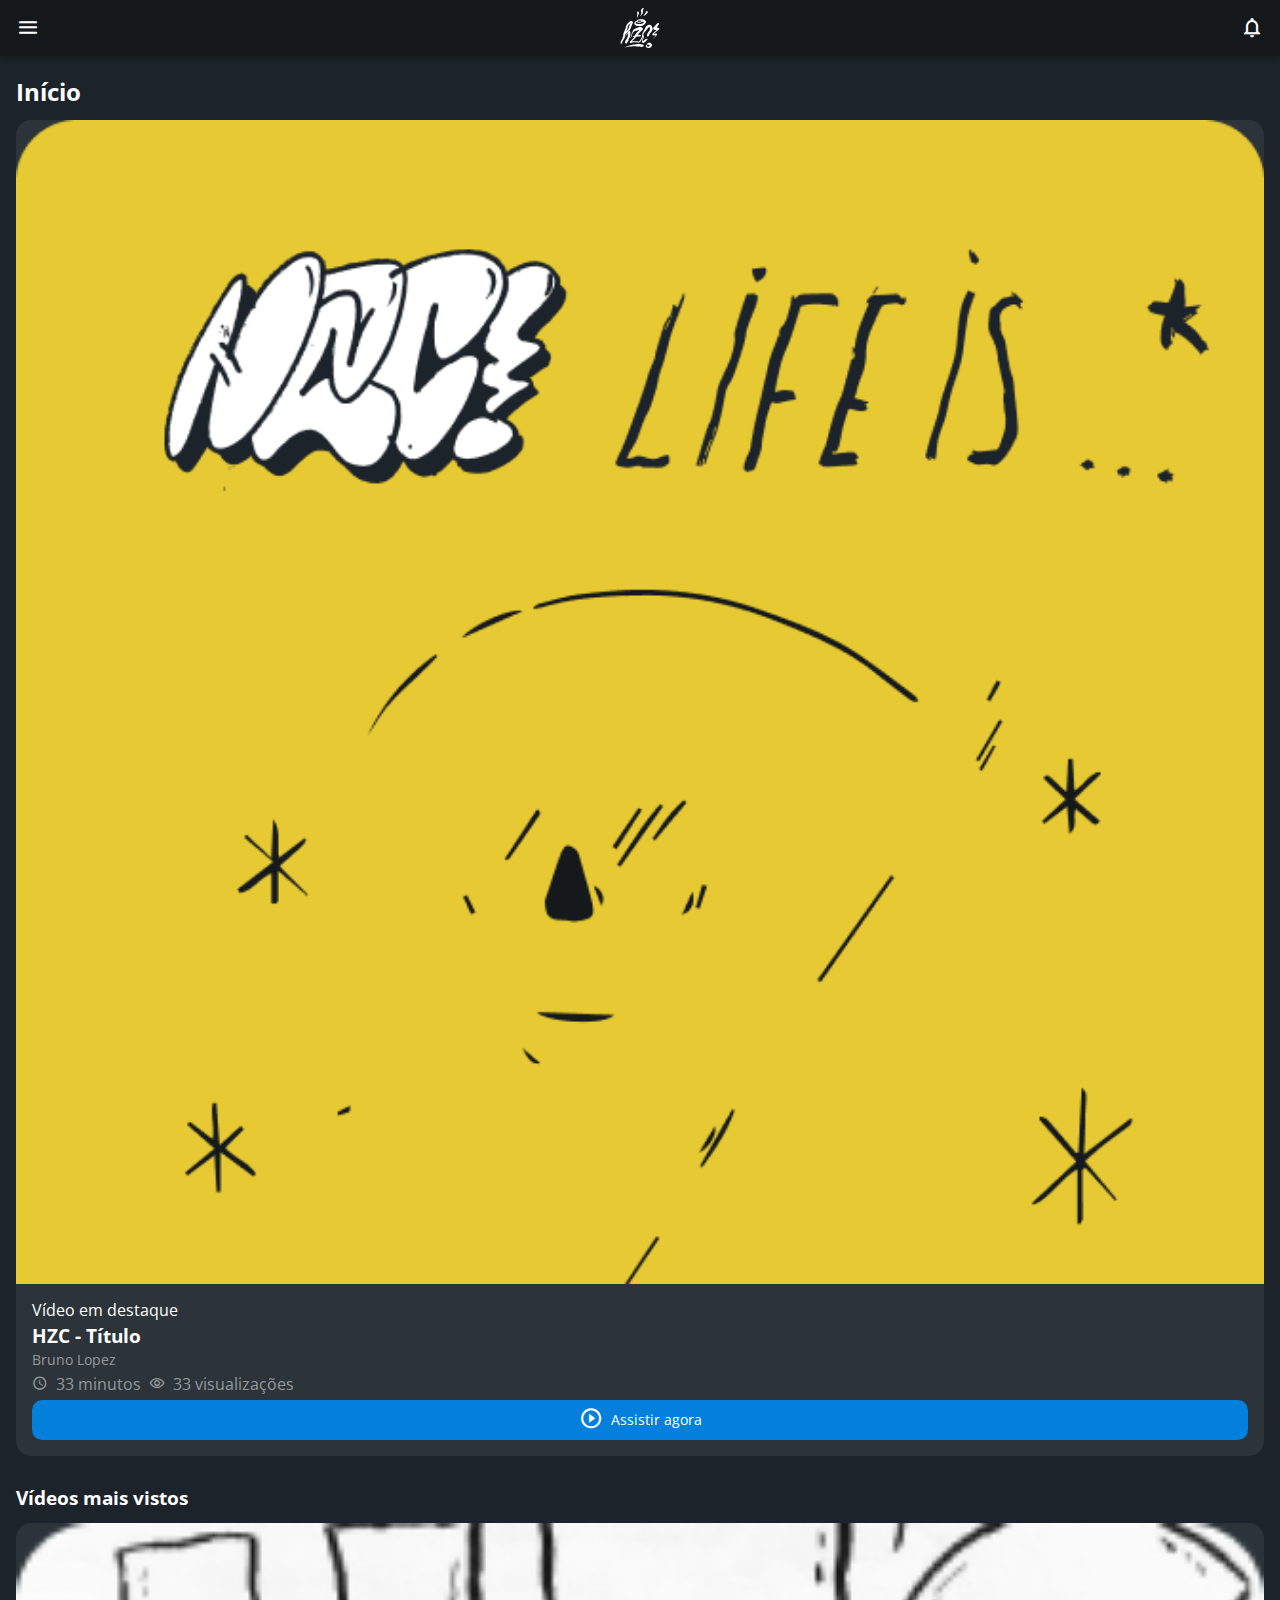
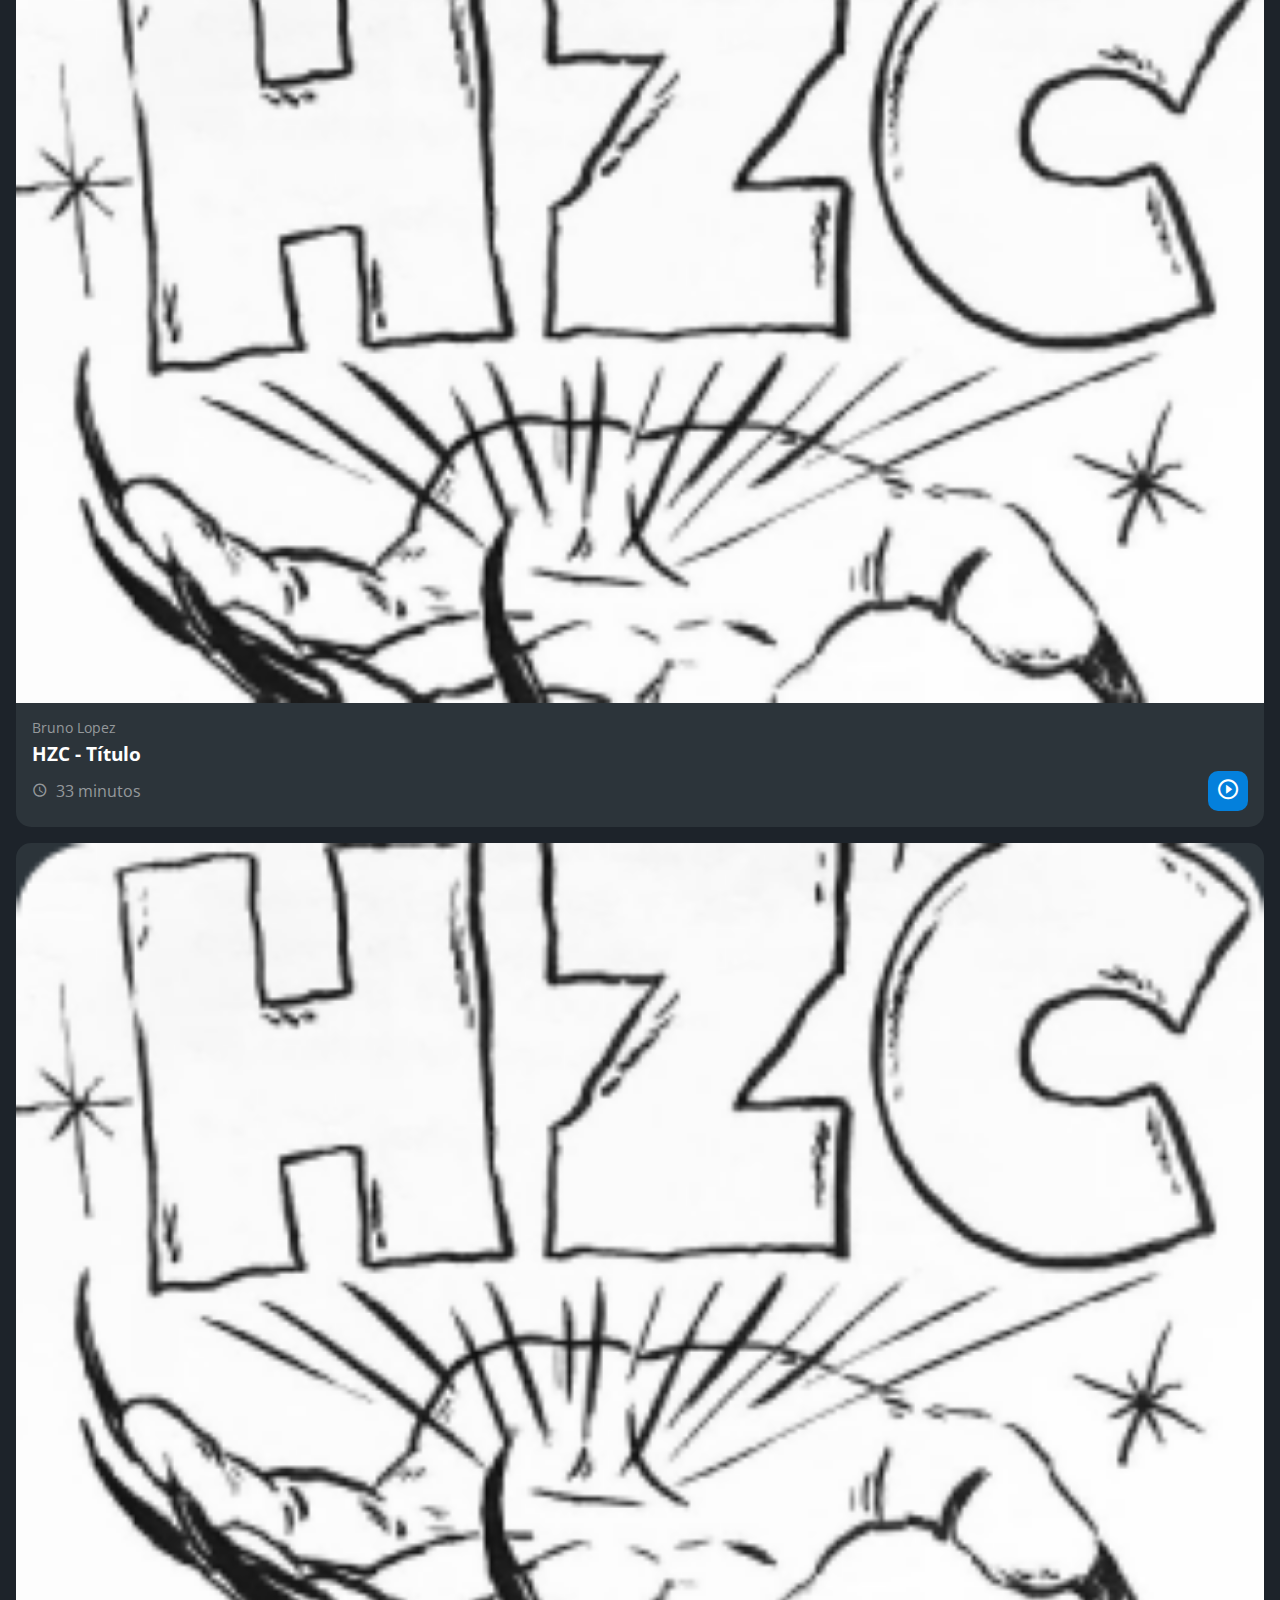
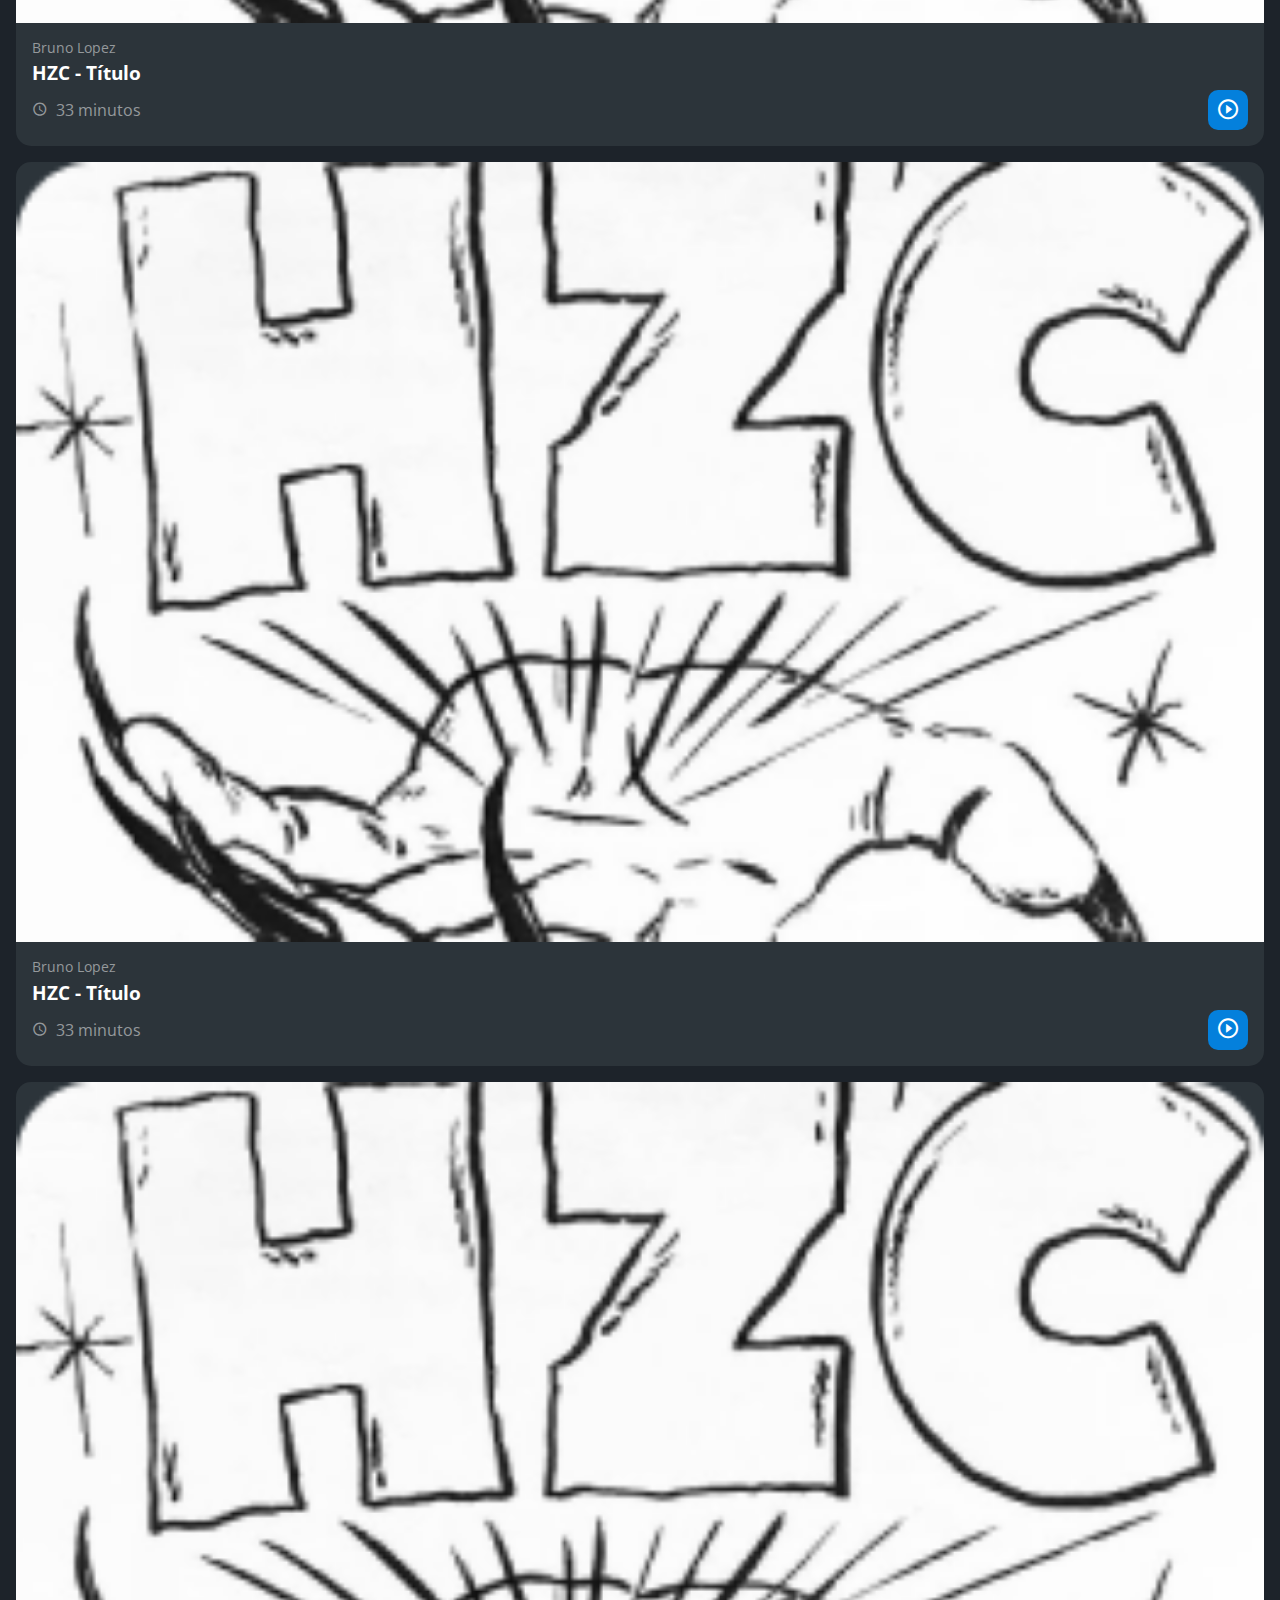
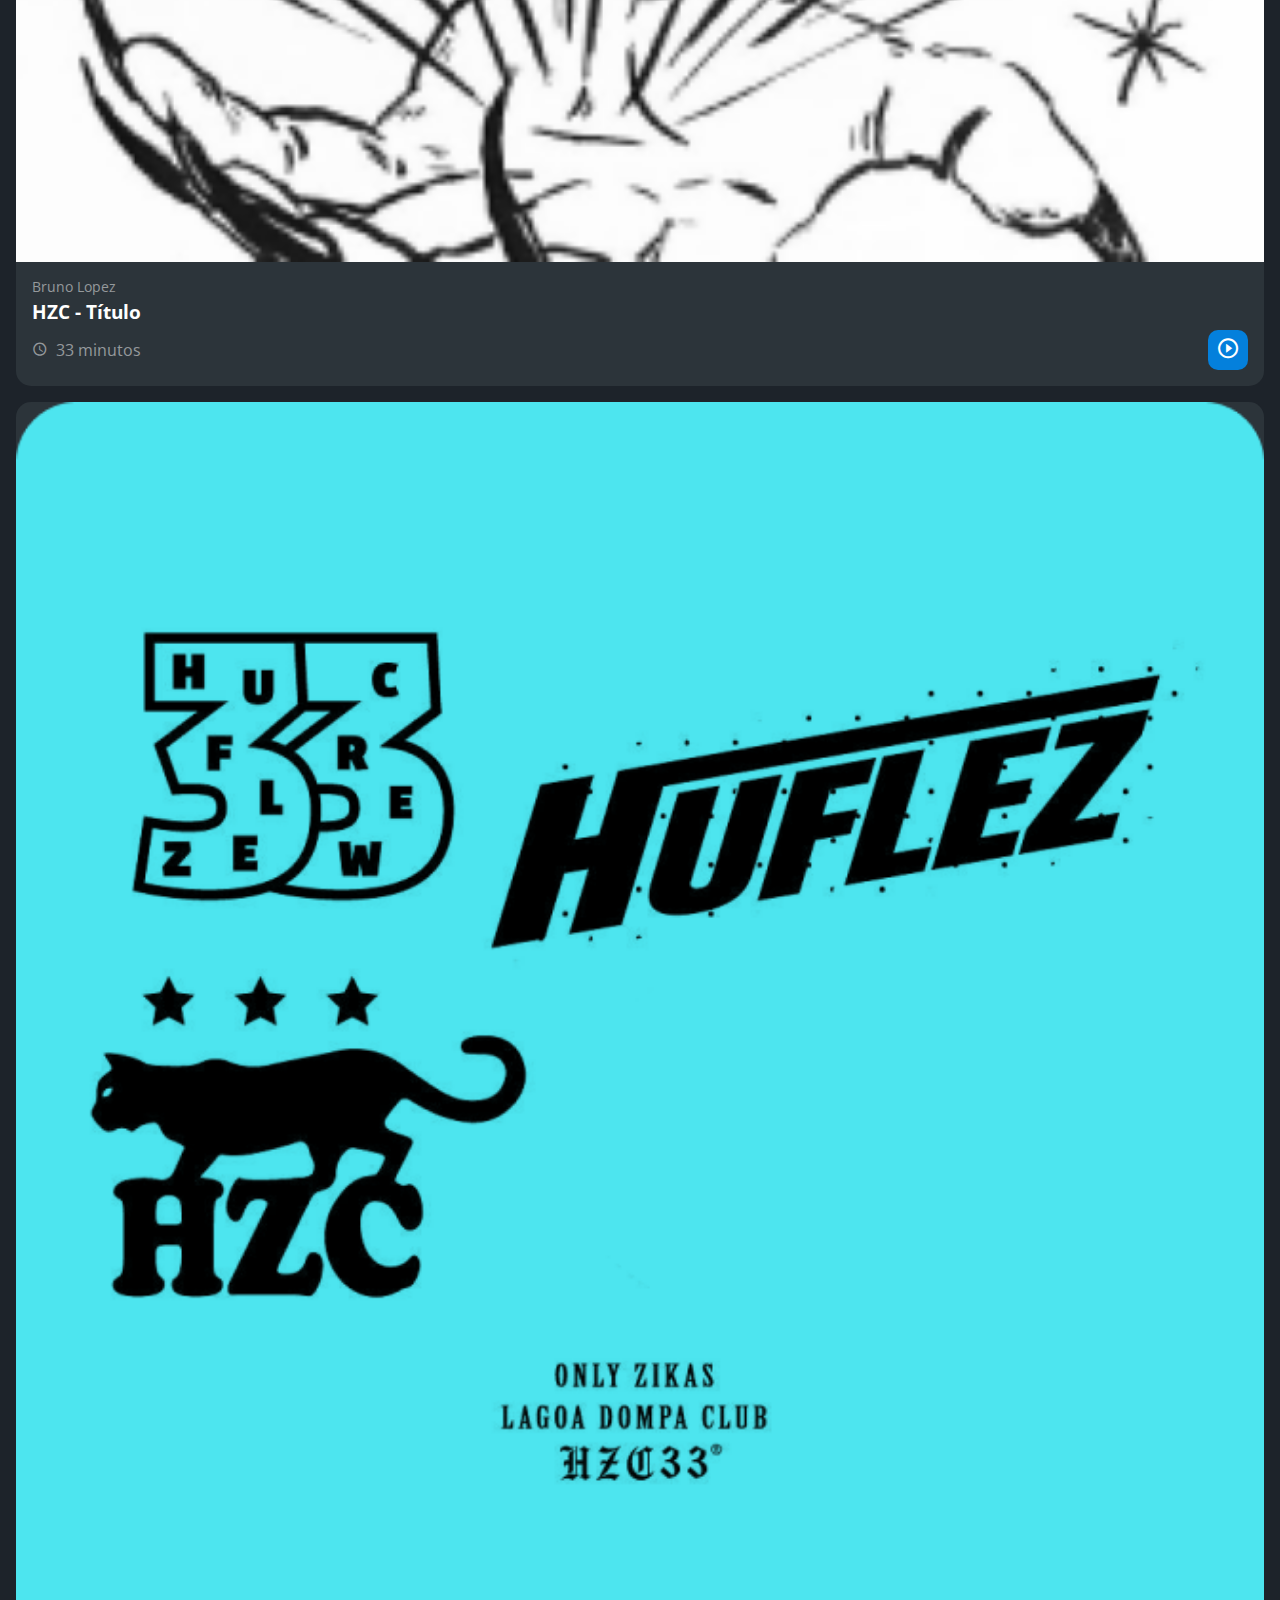
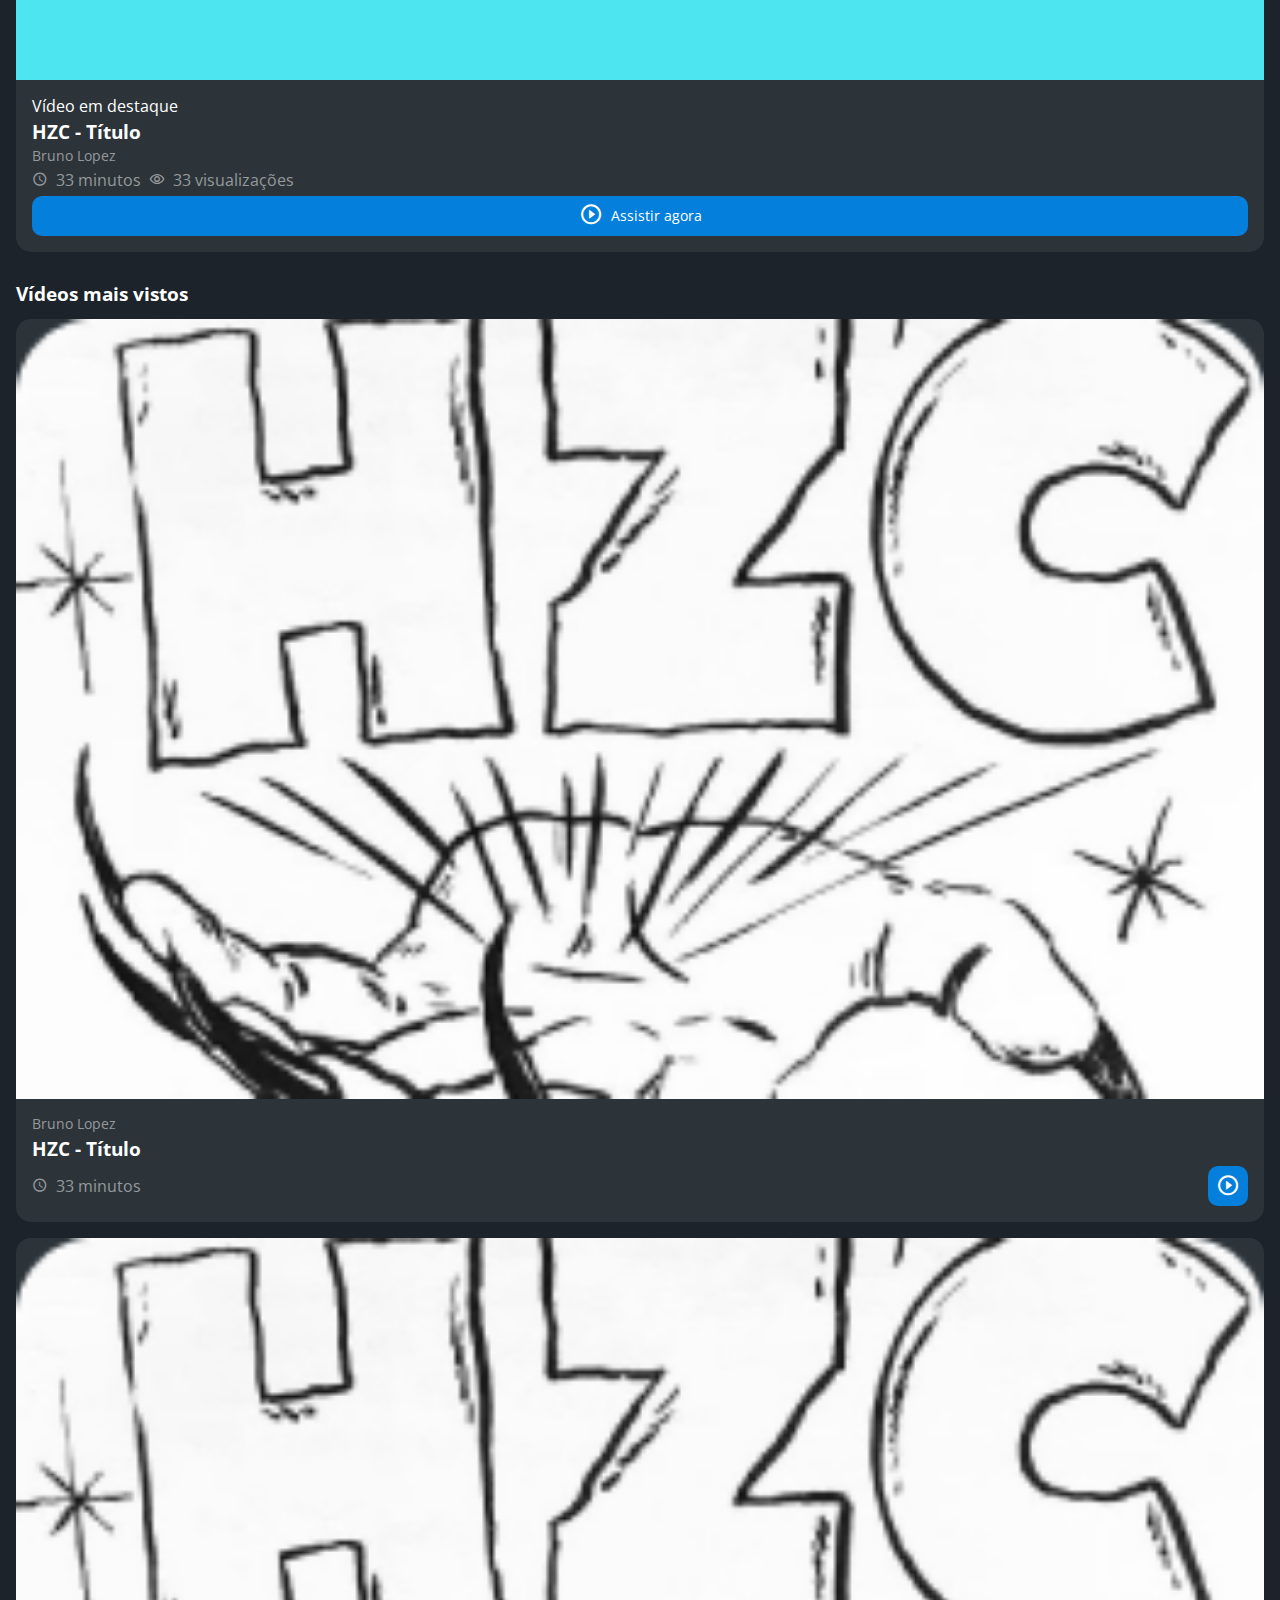
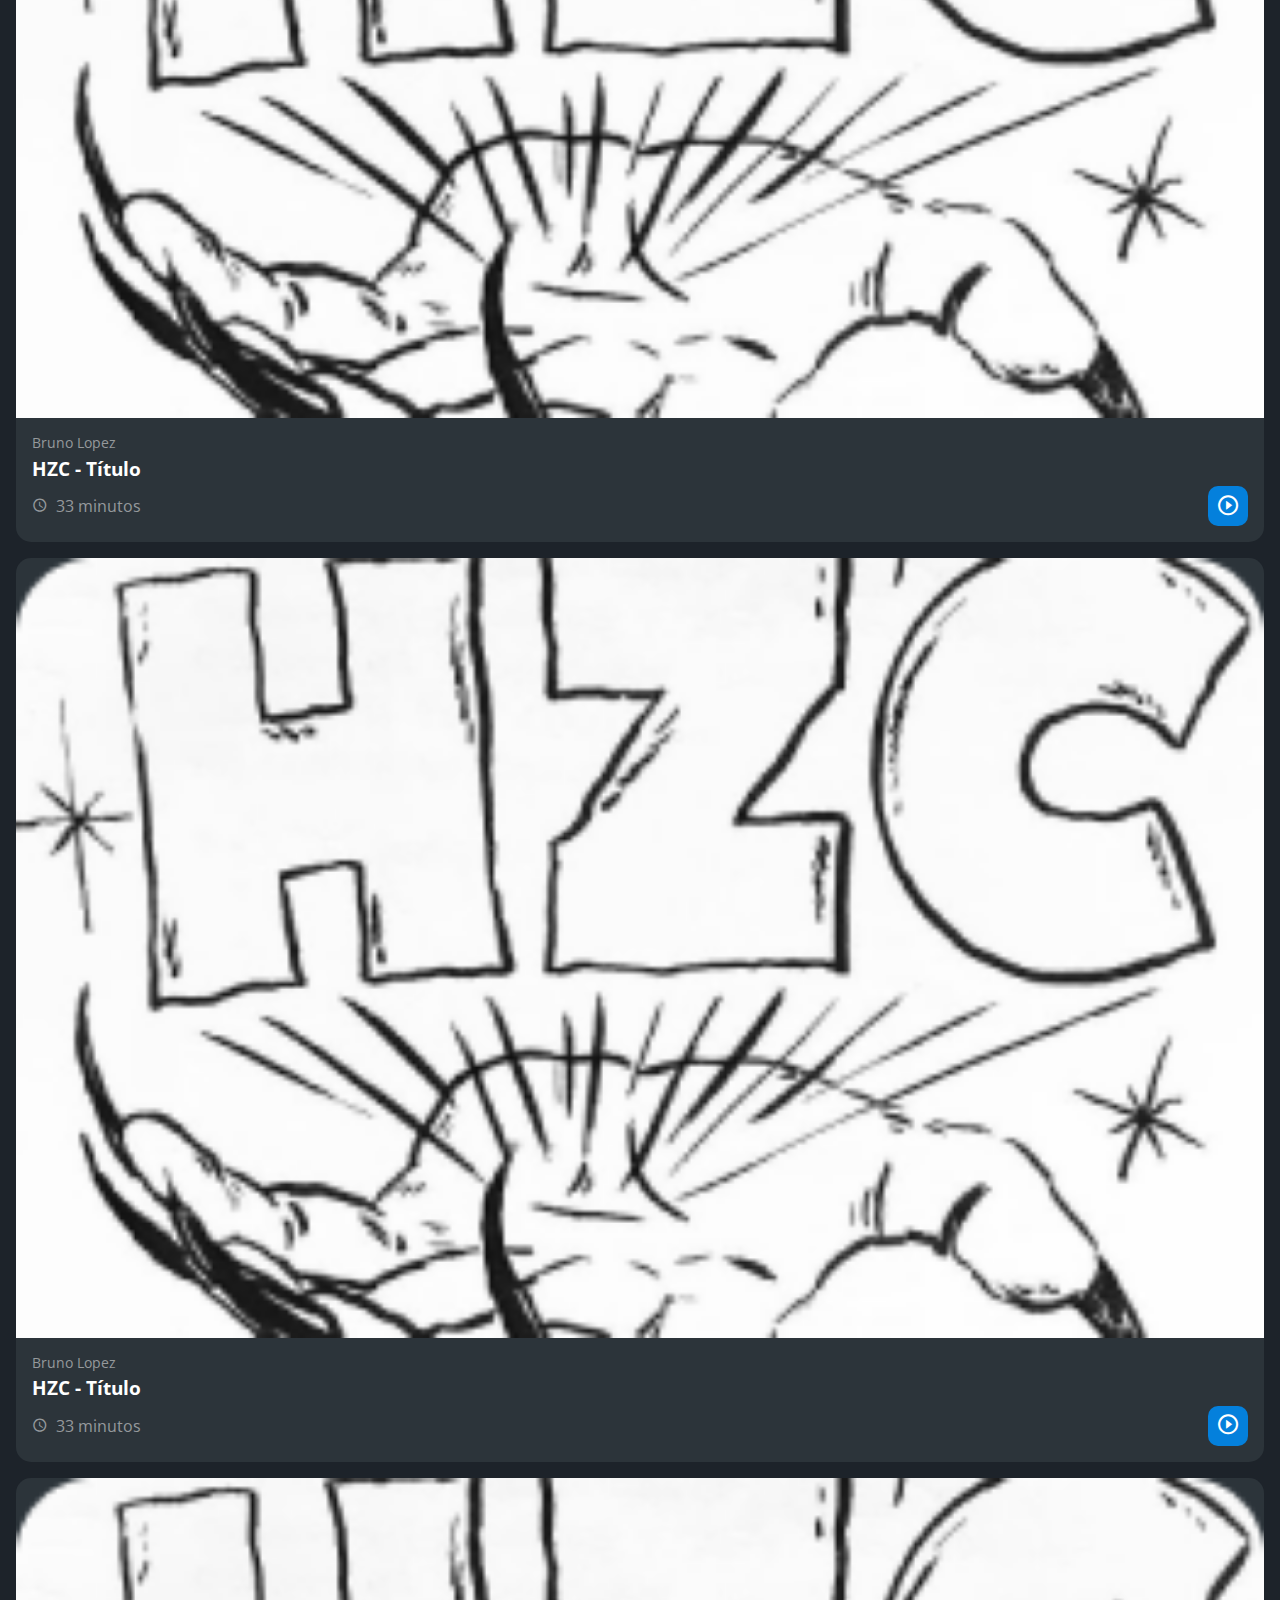
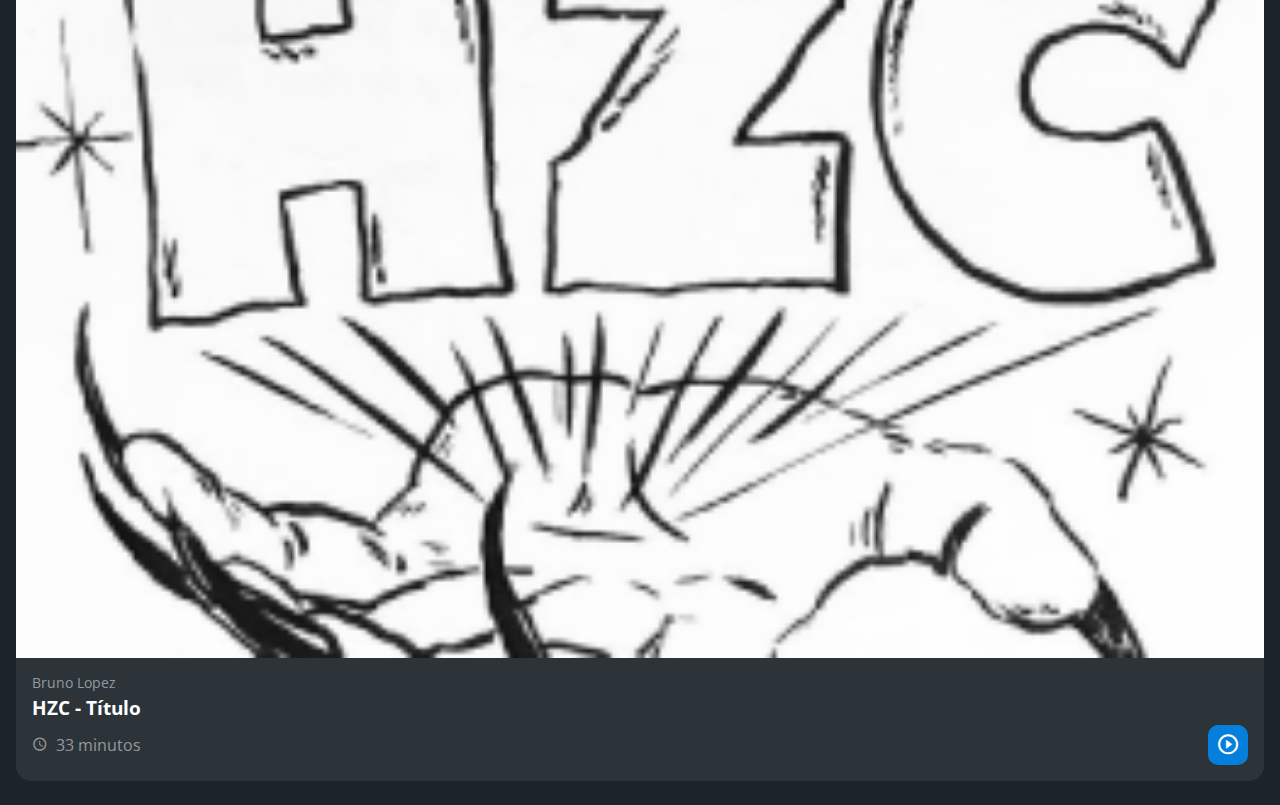
<file: index.html>
<!DOCTYPE html>
<html lang="pt-br">
<head>
    <meta charset="UTF-8">
    <meta http-equiv="X-UA-Compatible" content="IE=edge">
    <meta name="viewport" content="width=device-width, initial-scale=1.0">
    <title>HZC | Home</title>
    <link rel="preconnect" href="https://fonts.googleapis.com">
    <link rel="preconnect" href="https://fonts.gstatic.com" crossorigin>
    <link rel="stylesheet" href="https://fonts.googleapis.com/css2?family=Open+Sans:wght@400;600;700&display=swap">
    <link rel="stylesheet" href="assets/css/reset.css">
    <link rel="stylesheet" href="assets/css/estilos.css">
</head>
<body>
    <header class="cabecalho">
        <button class="cabecalho__menu" aria-label="Menu"><i></i></button>
        <img src="assets/img/logo.svg" alt="Logotipo da HZC" class="cabecalho__logo">
        <p class="cabecalho__perfil">Bruno Lopez</p>
        <button class="cabecalho__notificacao" aria-label="Notificação"><i></i></button>
    </header>
    <nav class="menu-lateral">
        <img src="assets/img/logo.svg" alt="Logotipo da HZC" class="menu-lateral__logo">
        <a href="#" class="menu-lateral__link menu-lateral__link--inicio menu-lateral__link--ativo">Início</a>
        <a href="#" class="menu-lateral__link menu-lateral__link--videos">Vídeos</a>
        <a href="#" class="menu-lateral__link menu-lateral__link--picos">Picos</a>
        <a href="#" class="menu-lateral__link menu-lateral__link--integrantes">Integrantes</a>
        <a href="#" class="menu-lateral__link menu-lateral__link--camisas">Camisas</a>
        <a href="#" class="menu-lateral__link menu-lateral__link--pinturas">Pinturas</a>
    </nav>
    <main class="principal">
        <h2 class="titulo-pagina">Início</h2>
        <article class="cartao cartao--destaque destaque-video">
            <img src="assets/img/banner-mobile_1.png" alt="Banner do cartao" class="cartao__imagem cartao__imagem--mobile">
            <img src="assets/img/banner_1.png" alt="Banner do cartao" class="cartao__imagem cartao__imagem--desktop">
            <div class="cartao__conteudo">
                <p class="cartao__destaque">Vídeo em destaque</p>
                <h3 class="cartao__titulo">HZC - Título</h3>
                <p class="cartao__perfil">Bruno Lopez</p>
                <p class="cartao__info cartao__info--tempo">33 minutos</p>
                <p class="cartao__info cartao__info--visualizacao">33 visualizações</p>
                <button class="cartao__botao cartao__botao--play cartao__botao--destaque">Assistir agora</button>
            </div>
        </article>
        <article class="cartao cartao--recentes videos-recentes">
            <h3 class="cartao__titulo">Vídeos recentes</h3>
            <a href="#" class="cartao__link">Ver todos</a>
            <ul class="cartao__lista">
                <li class="cartao__item">
                    <img src="assets/img/miniatura_1.png" alt="Thumbnail" class="cartao__item-thumbnail">
                    <h4 class="cartao__item-titulo">HZC - Love machine</h4>
                    <p class="cartao__item-perfil">Bruno Lopez</p>
                </li>
                <li class="cartao__item">
                    <img src="assets/img/miniatura_1.png" alt="Thumbnail" class="cartao__item-thumbnail">
                    <h4 class="cartao__item-titulo">HZC - Love machine</h4>
                    <p class="cartao__item-perfil">Bruno Lopez</p>
                </li>
                <li class="cartao__item">
                    <img src="assets/img/miniatura_1.png" alt="Thumbnail" class="cartao__item-thumbnail">
                    <h4 class="cartao__item-titulo">HZC - Love machine</h4>
                    <p class="cartao__item-perfil">Bruno Lopez</p>
                </li>
                <li class="cartao__item">
                    <img src="assets/img/miniatura_1.png" alt="Thumbnail" class="cartao__item-thumbnail">
                    <h4 class="cartao__item-titulo">HZC - Love machine</h4>
                    <p class="cartao__item-perfil">Bruno Lopez</p>
                </li>
                <li class="cartao__item">
                    <img src="assets/img/miniatura_1.png" alt="Thumbnail" class="cartao__item-thumbnail">
                    <h4 class="cartao__item-titulo">HZC - Love machine</h4>
                    <p class="cartao__item-perfil">Bruno Lopez</p>
                </li>
            </ul>
        </article>
        <section class="secao secao-videos">
            <h3 class="titulo-secao">Vídeos mais vistos</h3>
            <article class="cartao">
                <img src="assets/img/video_1.png" alt="Vídeo" class="cartao__imagem">
                <div class="cartao__conteudo">
                    <p class="cartao__perfil">Bruno Lopez</p>
                    <h3 class="cartao__titulo">HZC - Título</h3>
                    <p class="cartao__info cartao__info--tempo">33 minutos</p>
                    <button class="cartao__botao cartao__botao--play" aria-label="Assistir agora"></button>
                </div>
            </article>
            <article class="cartao">
                <img src="assets/img/video_1.png" alt="Vídeo" class="cartao__imagem">
                <div class="cartao__conteudo">
                    <p class="cartao__perfil">Bruno Lopez</p>
                    <h3 class="cartao__titulo">HZC - Título</h3>
                    <p class="cartao__info cartao__info--tempo">33 minutos</p>
                    <button class="cartao__botao cartao__botao--play" aria-label="Assistir agora"></button>
                </div>
            </article>
            <article class="cartao">
                <img src="assets/img/video_1.png" alt="Vídeo" class="cartao__imagem">
                <div class="cartao__conteudo">
                    <p class="cartao__perfil">Bruno Lopez</p>
                    <h3 class="cartao__titulo">HZC - Título</h3>
                    <p class="cartao__info cartao__info--tempo">33 minutos</p>
                    <button class="cartao__botao cartao__botao--play" aria-label="Assistir agora"></button>
                </div>
            </article>
            <article class="cartao">
                <img src="assets/img/video_1.png" alt="Vídeo" class="cartao__imagem">
                <div class="cartao__conteudo">
                    <p class="cartao__perfil">Bruno Lopez</p>
                    <h3 class="cartao__titulo">HZC - Título</h3>
                    <p class="cartao__info cartao__info--tempo">33 minutos</p>
                    <button class="cartao__botao cartao__botao--play" aria-label="Assistir agora"></button>
                </div>
            </article>
        </section>
        <article class="cartao cartao--recentes produtos-recentes">
            <h3 class="cartao__titulo">Vídeos recentes</h3>
            <a href="#" class="cartao__link">Ver todos</a>
            <ul class="cartao__lista">
                <li class="cartao__item">
                    <img src="assets/img/miniatura_1.png" alt="Thumbnail" class="cartao__item-thumbnail">
                    <h4 class="cartao__item-titulo">HZC - Love machine</h4>
                    <p class="cartao__item-perfil">Bruno Lopez</p>
                </li>
                <li class="cartao__item">
                    <img src="assets/img/miniatura_1.png" alt="Thumbnail" class="cartao__item-thumbnail">
                    <h4 class="cartao__item-titulo">HZC - Love machine</h4>
                    <p class="cartao__item-perfil">Bruno Lopez</p>
                </li>
                <li class="cartao__item">
                    <img src="assets/img/miniatura_1.png" alt="Thumbnail" class="cartao__item-thumbnail">
                    <h4 class="cartao__item-titulo">HZC - Love machine</h4>
                    <p class="cartao__item-perfil">Bruno Lopez</p>
                </li>
                <li class="cartao__item">
                    <img src="assets/img/miniatura_1.png" alt="Thumbnail" class="cartao__item-thumbnail">
                    <h4 class="cartao__item-titulo">HZC - Love machine</h4>
                    <p class="cartao__item-perfil">Bruno Lopez</p>
                </li>
                <li class="cartao__item">
                    <img src="assets/img/miniatura_1.png" alt="Thumbnail" class="cartao__item-thumbnail">
                    <h4 class="cartao__item-titulo">HZC - Love machine</h4>
                    <p class="cartao__item-perfil">Bruno Lopez</p>
                </li>
            </ul>
        </article>
        <article class="cartao cartao--destaque destaque-produtos">
            <img src="assets/img/banner-mobile_2.png" alt="Banner do cartao" class="cartao__imagem cartao__imagem--mobile">
            <img src="assets/img/banner_2.png" alt="Banner do cartao" class="cartao__imagem cartao__imagem--desktop">
            <div class="cartao__conteudo">
                <p class="cartao__destaque">Vídeo em destaque</p>
                <h3 class="cartao__titulo">HZC - Título</h3>
                <p class="cartao__perfil">Bruno Lopez</p>
                <p class="cartao__info cartao__info--tempo">33 minutos</p>
                <p class="cartao__info cartao__info--visualizacao">33 visualizações</p>
                <button class="cartao__botao cartao__botao--play cartao__botao--destaque">Assistir agora</button>
            </div>
        </article>
        <section class="secao secao-produtos">
            <h3 class="titulo-secao">Vídeos mais vistos</h3>
            <article class="cartao">
                <img src="assets/img/video_1.png" alt="Vídeo" class="cartao__imagem">
                <div class="cartao__conteudo">
                    <p class="cartao__perfil">Bruno Lopez</p>
                    <h3 class="cartao__titulo">HZC - Título</h3>
                    <p class="cartao__info cartao__info--tempo">33 minutos</p>
                    <button class="cartao__botao cartao__botao--play" aria-label="Assistir agora"></button>
                </div>
            </article>
            <article class="cartao">
                <img src="assets/img/video_1.png" alt="Vídeo" class="cartao__imagem">
                <div class="cartao__conteudo">
                    <p class="cartao__perfil">Bruno Lopez</p>
                    <h3 class="cartao__titulo">HZC - Título</h3>
                    <p class="cartao__info cartao__info--tempo">33 minutos</p>
                    <button class="cartao__botao cartao__botao--play" aria-label="Assistir agora"></button>
                </div>
            </article>
            <article class="cartao">
                <img src="assets/img/video_1.png" alt="Vídeo" class="cartao__imagem">
                <div class="cartao__conteudo">
                    <p class="cartao__perfil">Bruno Lopez</p>
                    <h3 class="cartao__titulo">HZC - Título</h3>
                    <p class="cartao__info cartao__info--tempo">33 minutos</p>
                    <button class="cartao__botao cartao__botao--play" aria-label="Assistir agora"></button>
                </div>
            </article>
            <article class="cartao">
                <img src="assets/img/video_1.png" alt="Vídeo" class="cartao__imagem">
                <div class="cartao__conteudo">
                    <p class="cartao__perfil">Bruno Lopez</p>
                    <h3 class="cartao__titulo">HZC - Título</h3>
                    <p class="cartao__info cartao__info--tempo">33 minutos</p>
                    <button class="cartao__botao cartao__botao--play" aria-label="Assistir agora"></button>
                </div>
            </article>
        </section>
    </main>
    <script src="index.js"></script>
</body>
</html>
</file>
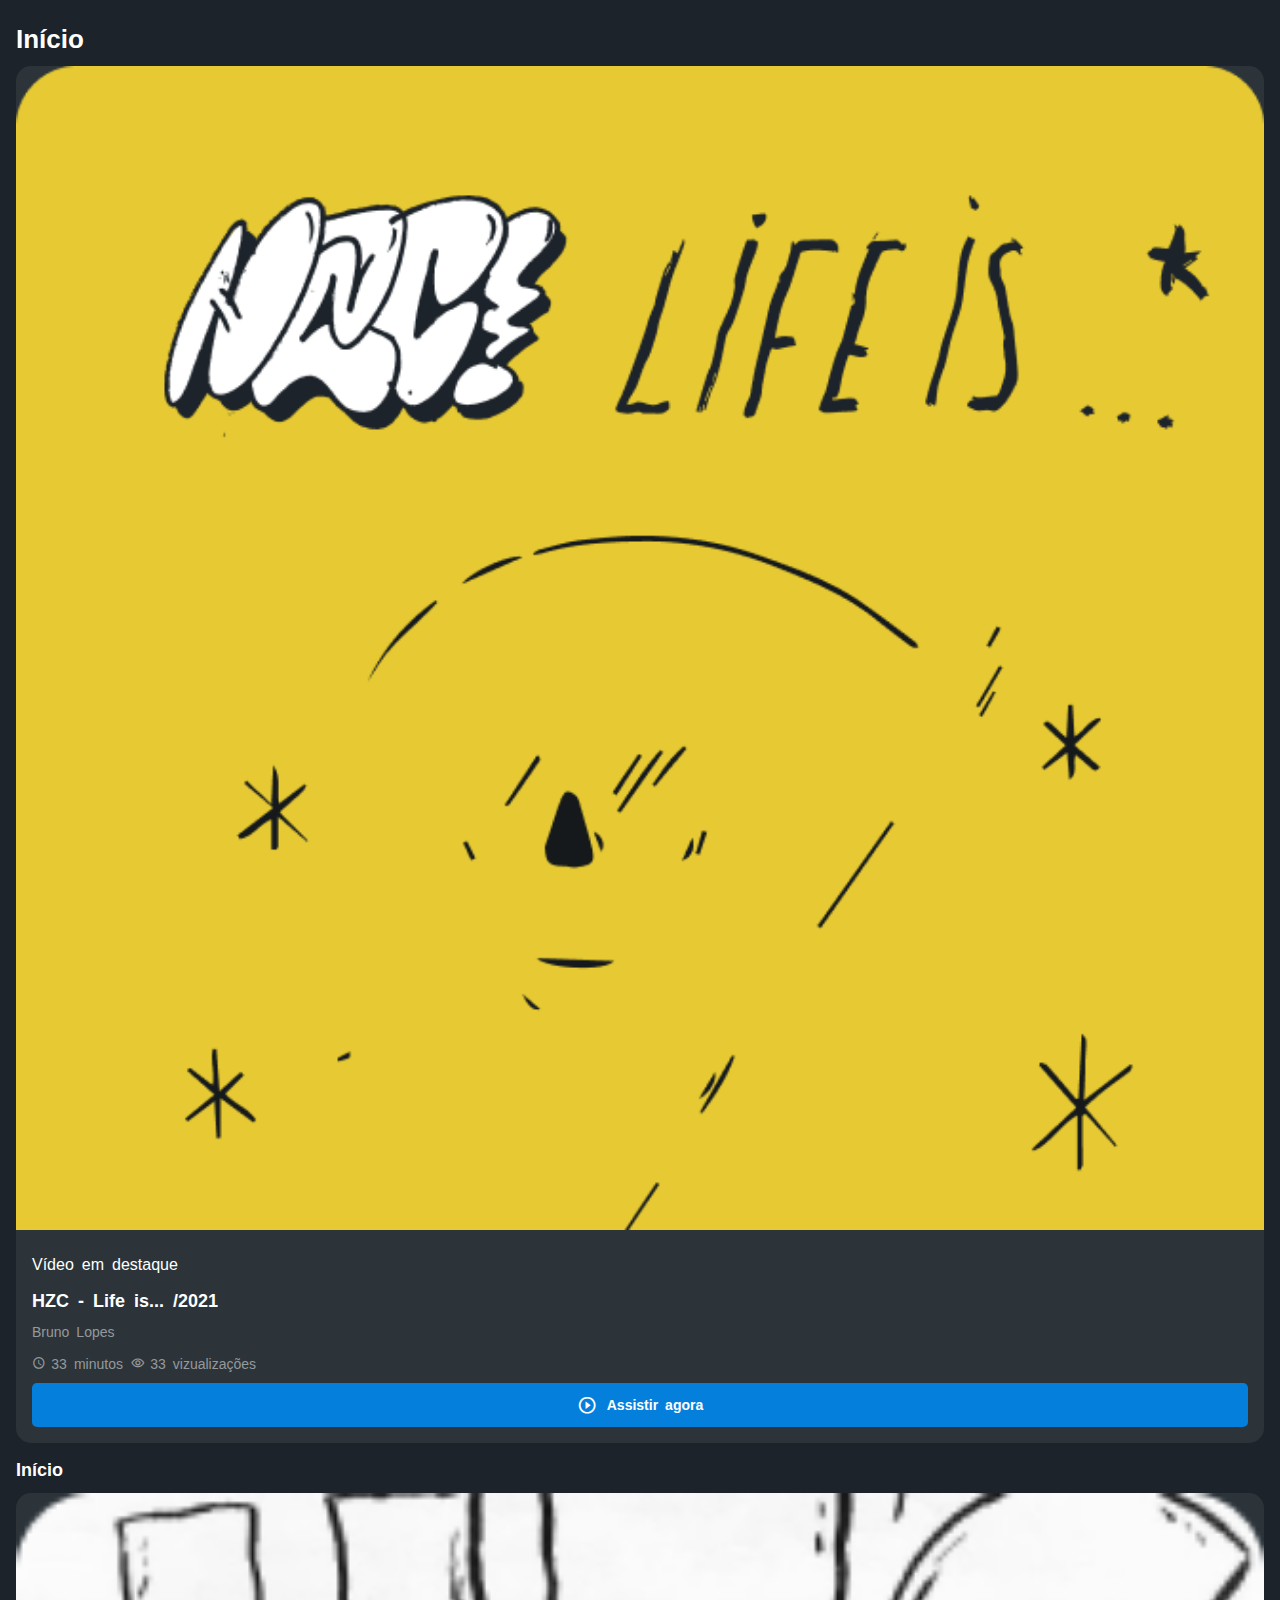
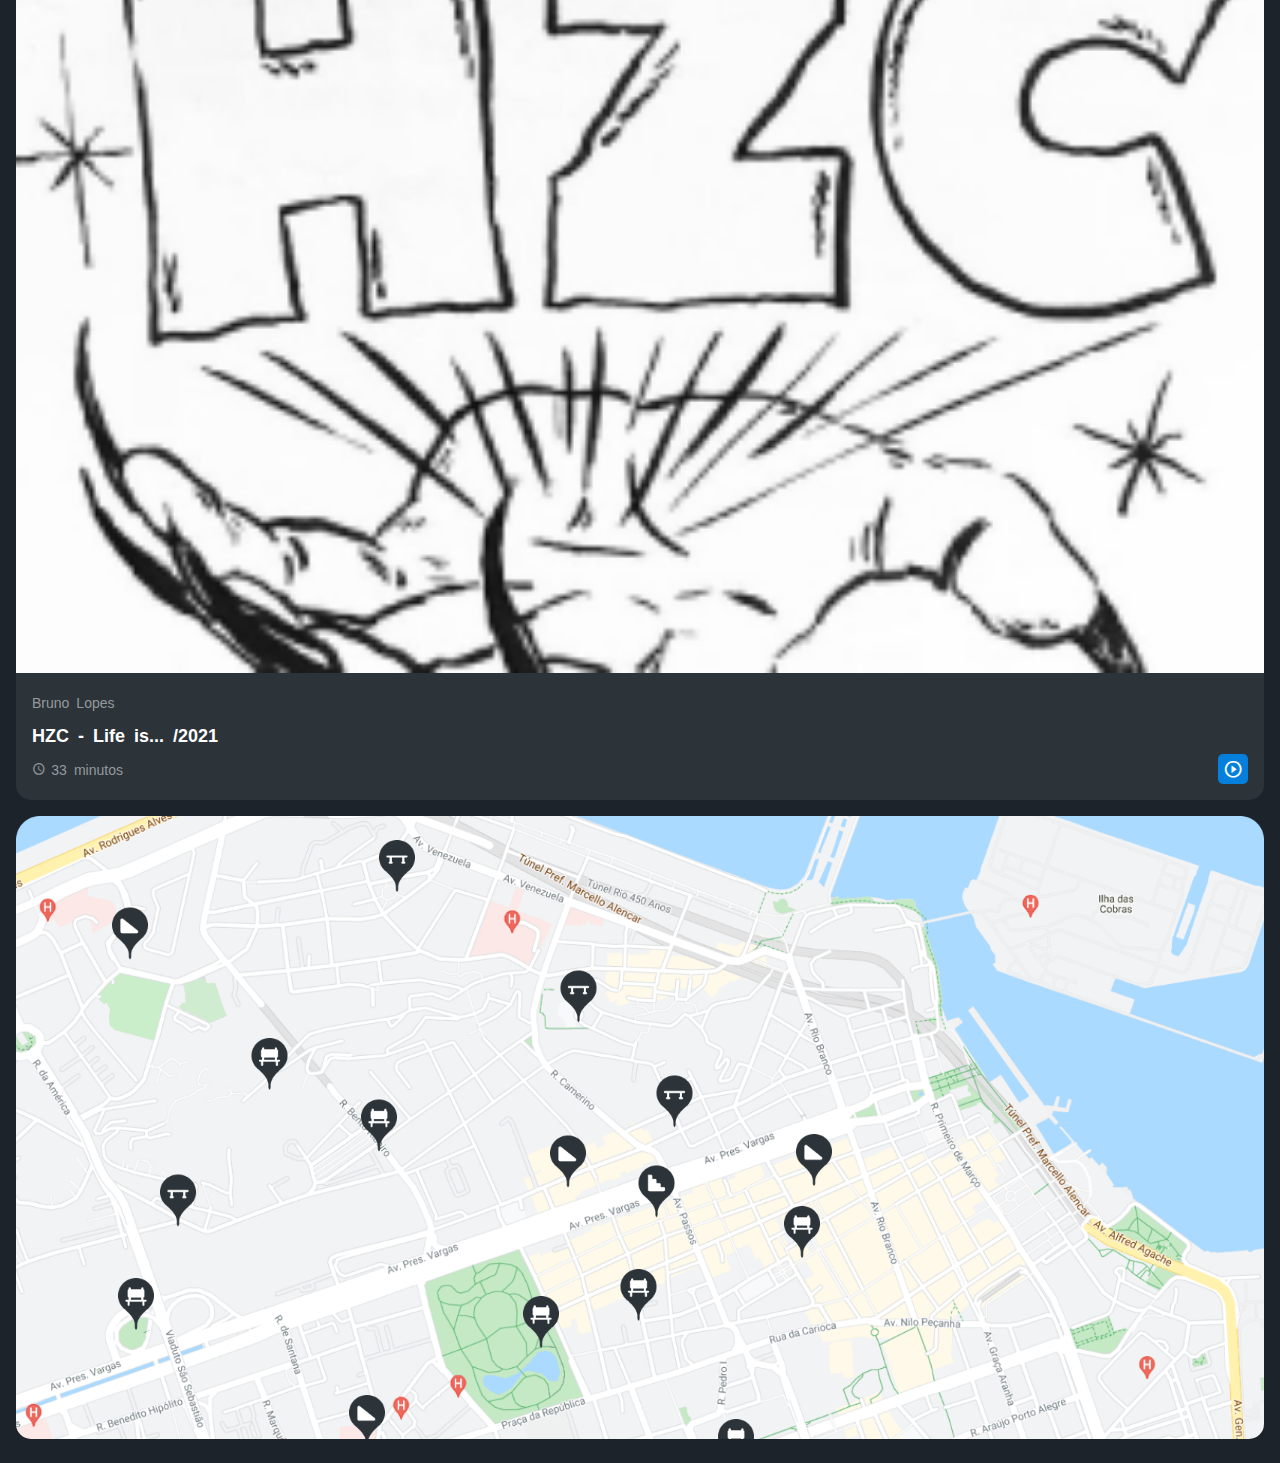
<file: componenetes.html>
<!DOCTYPE html>
<html lang="pt-br">
<head>
    <meta charset="UTF-8">
    <meta http-equiv="X-UA-Compatible" content="IE=edge">
    <meta name="viewport" content="width=device-width, initial-scale=1.0">
    <link rel="stylesheet" href="assets/css/reset.css">
    <link rel="stylesheet" href="assets/css/base.css">
    <link rel="stylesheet" href="assets/css/componenetes/cartao.css">
    <link rel="stylesheet" href="assets/css/componenetes/texto.css">
    <link rel="stylesheet" href="assets/css/componenetes/icones.css">
    <link rel="stylesheet" href="assets/css/componenetes/botao.css">
    <link rel="stylesheet" href="assets/css/componenetes/cartaoPico.css"> 
    <title>Componenetes</title>
</head>
<body class="principal">
    <!--TITULO DA PAGINA-->
    <h2 class="texto_tituloSessaoDestaque">Início</h2>
    <!------------------------------------>
    <!--CARTÃO DESTAQUE-->
    <article class="cartao">
        <img src="assets/img/banner-mobile_1.png" alt="">
        <div class="cartao__descricao" >
            <p class="texto__destaque cartao__principal">Vídeo em destaque</p>
            <h3 class=" texto__tituloCartao cartao__titulo">HZC - Life is... /2021</h3>
            <p class="texto__info cartao__autor ">Bruno Lopes</p>
            <p class="texto__info minutos">33 minutos</p>
            <p class="texto__info visualizacao">33 vizualizações</p>
            <button class="botao__destaque"> <i class=" play"></i> <p class="texto__botao">Assistir agora</p></button>
        </div>
    </article>
    <!------------------------------------>
    <!--TITULO DA SESSÃO-->
    <h2 class="texto_tituloSessao">Início</h2>
    <!------------------------------------>
    <!--CARTÃO SIMPLES-->
    <article class="cartao">
        <img src="assets/img/video_1.png" alt="">
        <div class="cartao__descricao" >
            <p class="texto__info cartao__autor ">Bruno Lopes</p>
            <h3 class=" texto__tituloCartao cartao__titulo">HZC - Life is... /2021</h3>
            <p class="texto__info minutos">33 minutos</p>
            <button class="botao__simples play"></button>
        </div>
    </article>
    <!------------------------------------>
    <!--CARTAO PICO-->
    <article class="cartao__pico">  
    </article>
    <!------------------------------------>
    <!--CARTAO LATERAL-->
    <article class="cartao cartaoLateral">
        <h3 class="texto__tituloCartao">Vídeos recentes</h3>
        <a class="texto__link cartaoLateral__link" href="#">Ver todos</a>
        <ul class="cartaoLateral__lista">
            <div class="cartaoLateral__lista__itens">
                <img class="cartaoLateral__lista__img" src="assets/img/miniatura_1.png" alt="">
                <h4 class="texto__tituloMiniatura">HZC - Love Machine</h4>
                <p class="texto__info">Júlia Fonseca</p>
            </div>
            <div class="cartaoLateral__lista__itens">
                <img class="cartaoLateral__lista__img" src="assets/img/miniatura_2.png" alt="">
                <h4 class="texto__tituloMiniatura">HZC - Vol. 3</h4>
                <p class="texto__info">Júlia Fonseca</p>
            </div>
            <div class="cartaoLateral__lista__itens">
                <img class="cartaoLateral__lista__img" src="assets/img/miniatura_3.png" alt="">
                <h4 class="texto__tituloMiniatura">HZC - Pescaria na Urca</h4>
                <p class="texto__info">Júlia Fonseca</p>
            </div>
            <div class="cartaoLateral__lista__itens">
                <img class="cartaoLateral__lista__img" src="assets/img/miniatura_4.png" alt="">
                <h4 class="texto__tituloMiniatura">Vidalocagi - Guerreiros do Asfalto</h4>
                <p class="texto__info">Júlia Fonseca</p>
            </div>
            <div class="cartaoLateral__lista__itens">
                <img class="cartaoLateral__lista__img" src="assets/img/miniatura_5.png" alt="">
                <h4 class="texto__tituloMiniatura">Vidalocagi - Não importa o nível</h4>
                <p class="texto__info">Júlia Fonseca</p>
            </div>
        </ul>
    </article>
    <!------------------------------------>
</body>
</html>
</file>
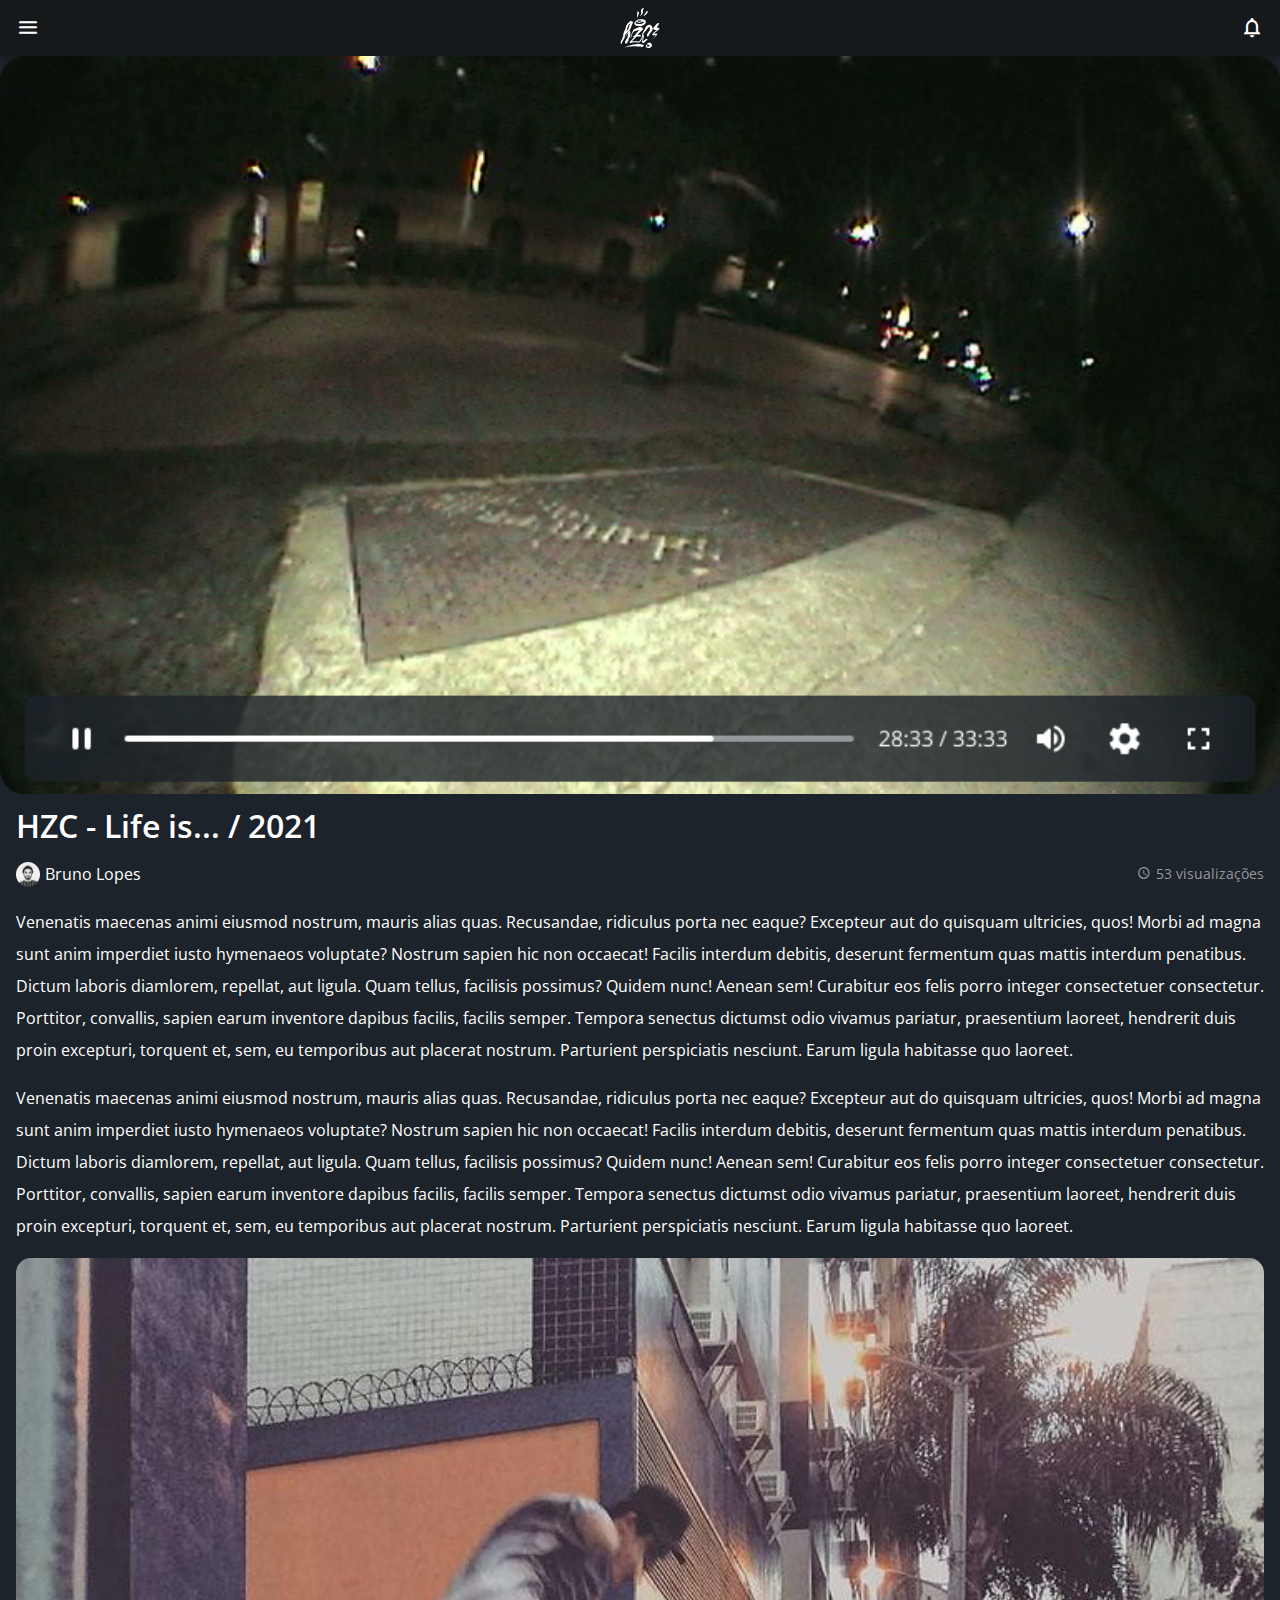
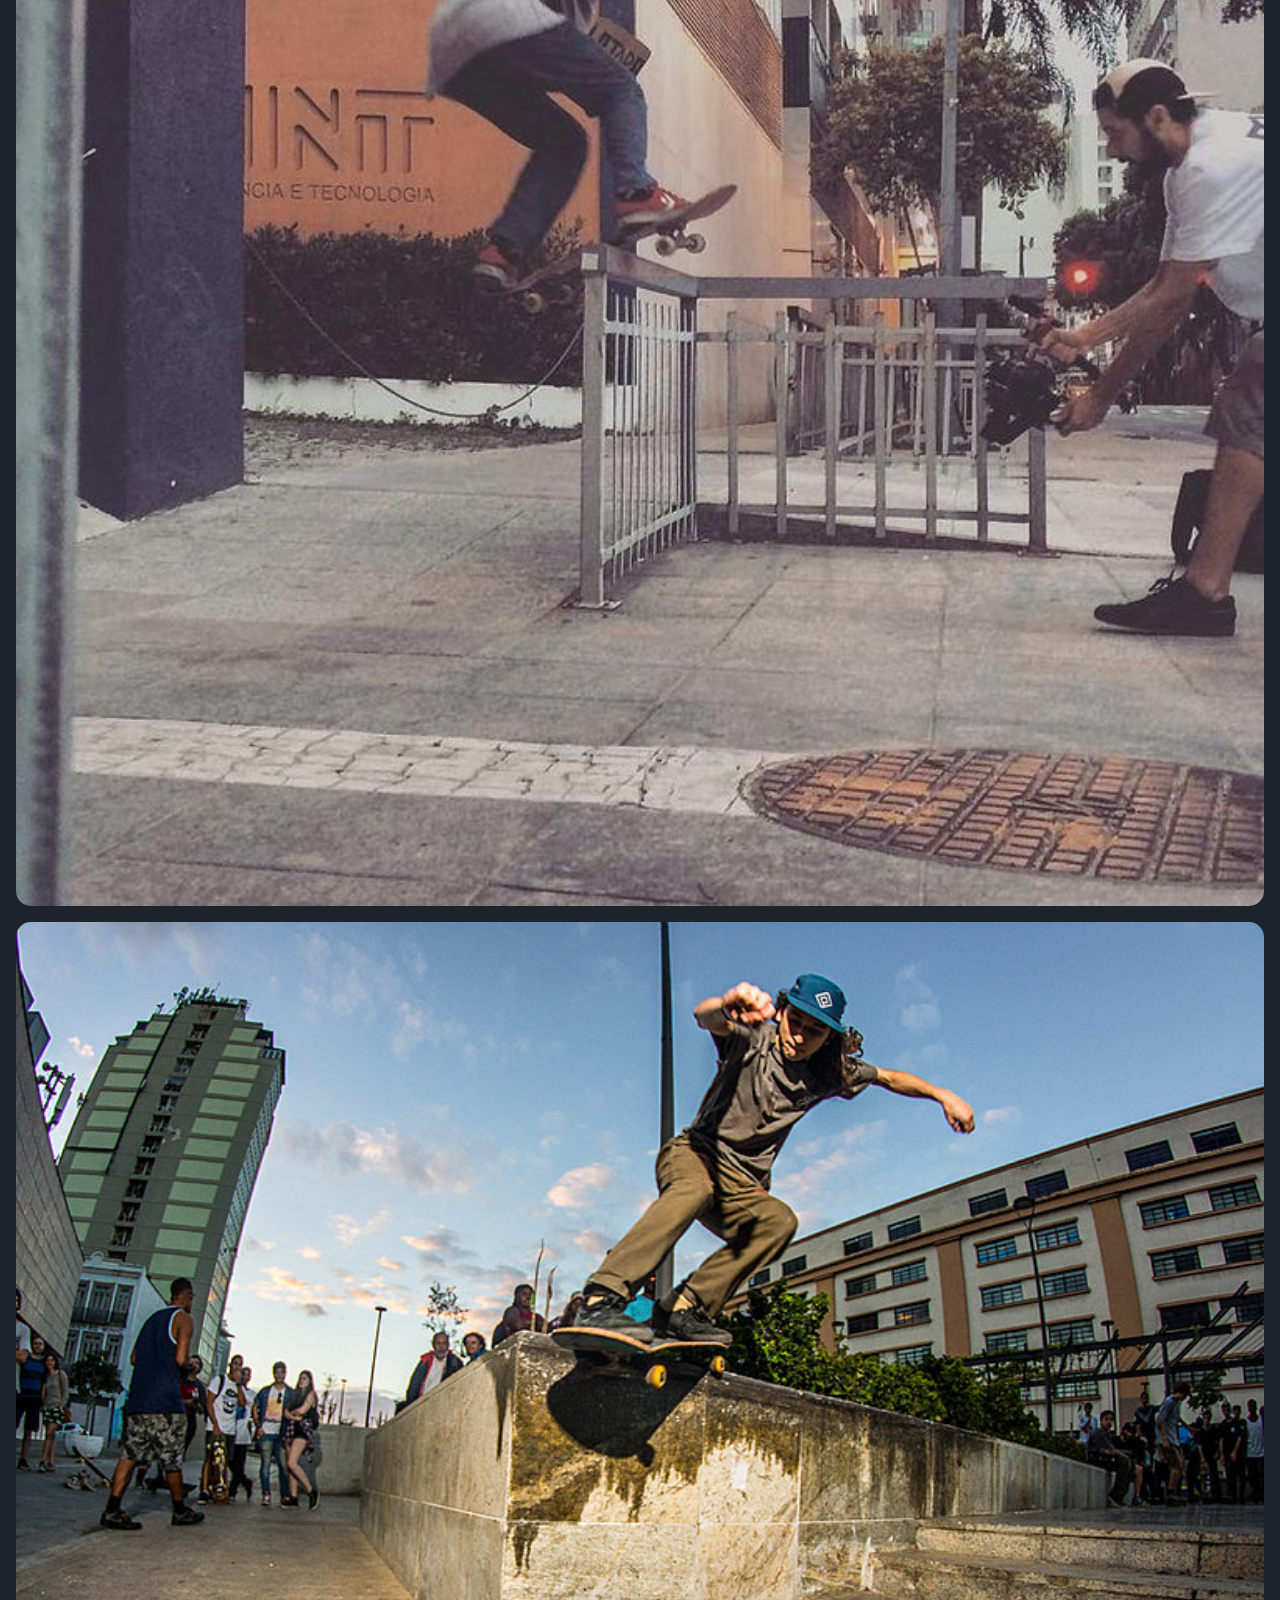
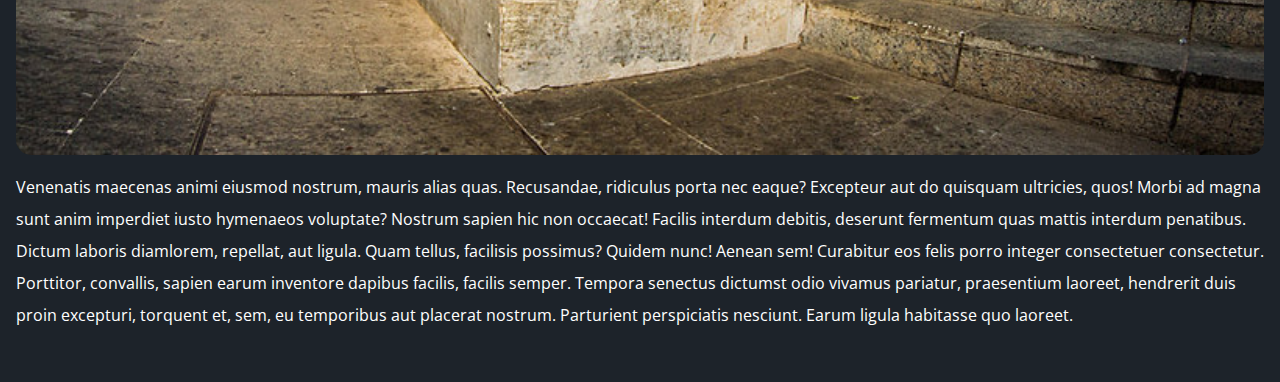
<file: videoDestaque.html>
<!DOCTYPE html>
<html lang="pr-br">
<head>
    <meta charset="UTF-8">
    <meta http-equiv="X-UA-Compatible" content="IE=edge">
    <meta name="viewport" content="width=device-width, initial-scale=1.0">
    <title>Document</title>
    <link rel="preconnect" href="https://fonts.googleapis.com">
    <link rel="preconnect" href="https://fonts.gstatic.com" crossorigin>
    <link rel="stylesheet" href="https://fonts.googleapis.com/css2?family=Open+Sans:wght@400;600;700&display=swap">
    <link rel="stylesheet" href="assets/css/reset.css">
    <link rel="stylesheet" href="assets/css/base.css">
    <link rel="stylesheet" href="assets/css/cabecalho.css">
    <link rel="stylesheet" href="assets/css/menu.css">
    <link rel="stylesheet" href="assets/css/picosDescricao.css"> 
    
    
</head>
<body>
    <header class="cabecalho">
        <button class="cabecalho__menu" aria-label="Menu"><i></i></button>
        <img src="assets/img/logo.svg" alt="Logo da HZC" class="cabecalho__logo">
        <p class="cabecalho__perfil">Bruno Lopez</p>
        <button class="cabecalho__notificacao" aria-label="Notificação"><i></i></button>
    </header>
    <nav class="menu-lateral">
        <img src="assets/img/logo.svg" alt="Logo da HZC" class="menu-lateral__logo">
        <a href="index.html" class="menu-lateral__link menu-lateral__link--inicio ">Início</a>
        <a href="videos.html" class="menu-lateral__link menu-lateral__link--videos menu-lateral__link--ativo">Vídeos</a>
        <a href="picos.html" class="menu-lateral__link menu-lateral__link--picos ">Picos</a>
        <a href="#" class="menu-lateral__link menu-lateral__link--integrantes">Integrantes</a>
        <a href="#" class="menu-lateral__link menu-lateral__link--camisas">Camisas</a>
        <a href="#" class="menu-lateral__link menu-lateral__link--pinturas">Pinturas</a>
    </nav>
    <main class="principal__picos">
        <img class="bannner_descricaoPico bannner-descricao-mobile" src="assets/img/Video frame.png" alt=""> 
        <section class="sessao_decricaoPico descricao-pico">
            <img class="bannner_descricaoPico bannner-descricao-desktop conteudo-corpo" src="assets/img/Video frame.png" alt=""> 
            <h3 class="texto_videoDestaque conteudo-corpo">HZC - Life is... / 2021</h3>
            <div class="picoDescricao__info conteudo-corpo">
                <p class="texto__destaque picoDescricao__info"> <img class="perfil" src="assets/img/profile_2.png" alt=""> Bruno Lopes</p>
                <p class="texto__info minutos">53 visualizações</p>
            </div>
            <p class="texto__destaque conteudo-corpo">
                Venenatis maecenas animi eiusmod nostrum, mauris alias quas. Recusandae, ridiculus porta nec eaque? Excepteur aut do quisquam ultricies, quos! Morbi ad magna sunt anim imperdiet iusto hymenaeos voluptate? Nostrum sapien hic non occaecat! Facilis interdum debitis, deserunt fermentum quas mattis interdum penatibus. Dictum laboris diamlorem, repellat, aut ligula. Quam tellus, facilisis possimus? Quidem nunc! Aenean sem! Curabitur eos felis porro integer consectetuer consectetur. Porttitor, convallis, sapien earum inventore dapibus facilis, facilis semper. Tempora senectus dictumst odio vivamus pariatur, praesentium laoreet, hendrerit duis proin excepturi, torquent et, sem, eu temporibus aut placerat nostrum. Parturient perspiciatis nesciunt. Earum ligula habitasse quo laoreet. 
            </p>
            <p class="texto__destaque conteudo-corpo">
                Venenatis maecenas animi eiusmod nostrum, mauris alias quas. Recusandae, ridiculus porta nec eaque? Excepteur aut do quisquam ultricies, quos! Morbi ad magna sunt anim imperdiet iusto hymenaeos voluptate? Nostrum sapien hic non occaecat! Facilis interdum debitis, deserunt fermentum quas mattis interdum penatibus. Dictum laboris diamlorem, repellat, aut ligula. Quam tellus, facilisis possimus? Quidem nunc! Aenean sem! Curabitur eos felis porro integer consectetuer consectetur. Porttitor, convallis, sapien earum inventore dapibus facilis, facilis semper. Tempora senectus dictumst odio vivamus pariatur, praesentium laoreet, hendrerit duis proin excepturi, torquent et, sem, eu temporibus aut placerat nostrum. Parturient perspiciatis nesciunt. Earum ligula habitasse quo laoreet.  
            </p>
            <img class="sessao_decricaoPico-imagens sessao_decricaoPico-imagem" src="assets/img/manobra_2.png" alt="">
            <img class="sessao_decricaoPico-imagens sessao_decricaoPico-imagem " src="assets/img/manobra_1.png"   alt="">
            <p class="texto__destaque conteudo-corpo">
                Venenatis maecenas animi eiusmod nostrum, mauris alias quas. Recusandae, ridiculus porta nec eaque? Excepteur aut do quisquam ultricies, quos! Morbi ad magna sunt anim imperdiet iusto hymenaeos voluptate? Nostrum sapien hic non occaecat! Facilis interdum debitis, deserunt fermentum quas mattis interdum penatibus. Dictum laboris diamlorem, repellat, aut ligula. Quam tellus, facilisis possimus? Quidem nunc! Aenean sem! Curabitur eos felis porro integer consectetuer consectetur. Porttitor, convallis, sapien earum inventore dapibus facilis, facilis semper. Tempora senectus dictumst odio vivamus pariatur, praesentium laoreet, hendrerit duis proin excepturi, torquent et, sem, eu temporibus aut placerat nostrum. Parturient perspiciatis nesciunt. Earum ligula habitasse quo laoreet. 
            </p>
        </section>
        <section class="sessao picos-similares">
            <h2 class="texto_tituloSessao">Outros Vídeos similares</h2>
            <article class="cartao">
                <img src="assets/img/video_1.png" alt="">
                <div class="cartao__descricao" >
                    <p class="texto__info cartao__autor ">André Soares</p>
                    <h3 class=" texto__tituloCartao cartao__titulo">HZC - Tudo sem Padrin</h3>
                    <p class="texto__info minutos">33 minutos</p>
                    <a href="picoDescricao.html"class="botao__simples play"></a>
                </div>
            </article>
            <article class="cartao">
                <img src="assets/img/video_2.png" alt="">
                <div class="cartao__descricao" >
                    <p class="texto__info cartao__autor ">Bruno Lopes</p>
                    <h3 class=" texto__tituloCartao cartao__titulo">HZC - Enter The Hu-flez</h3>
                    <p class="texto__info minutos">33 minutos</p>
                    <a href="#" class="botao__simples play"></a></a> 
                </div>
            </article>
            <article class="cartao">
                <img src="assets/img/video_3.png" alt="">
                <div class="cartao__descricao" >
                    <p class="texto__info cartao__autor ">Luiza Sampaio</p>
                    <h3 class=" texto__tituloCartao cartao__titulo">HZC - Vol.3</h3>
                    <p class="texto__info minutos">33 minutos</p>
                    <a href="#" class="botao__simples play"></a></a> 
                </div>
            </article>
            <article class="cartao">
                <img src="assets/img/video_4.png" alt="">
                <div class="cartao__descricao" >
                    <p class="texto__info cartao__autor ">Bruno Lopes</p>
                    <h3 class=" texto__tituloCartao cartao__titulo">HZC - Love Machine</h3>
                    <p class="texto__info minutos">33 minutos</p>
                    <a href="#" class="botao__simples play"></a></a> 
                </div>
            </article>
        </section> 
    </main>
    <script src="index.js"></script>
</body>
</html>
</file>
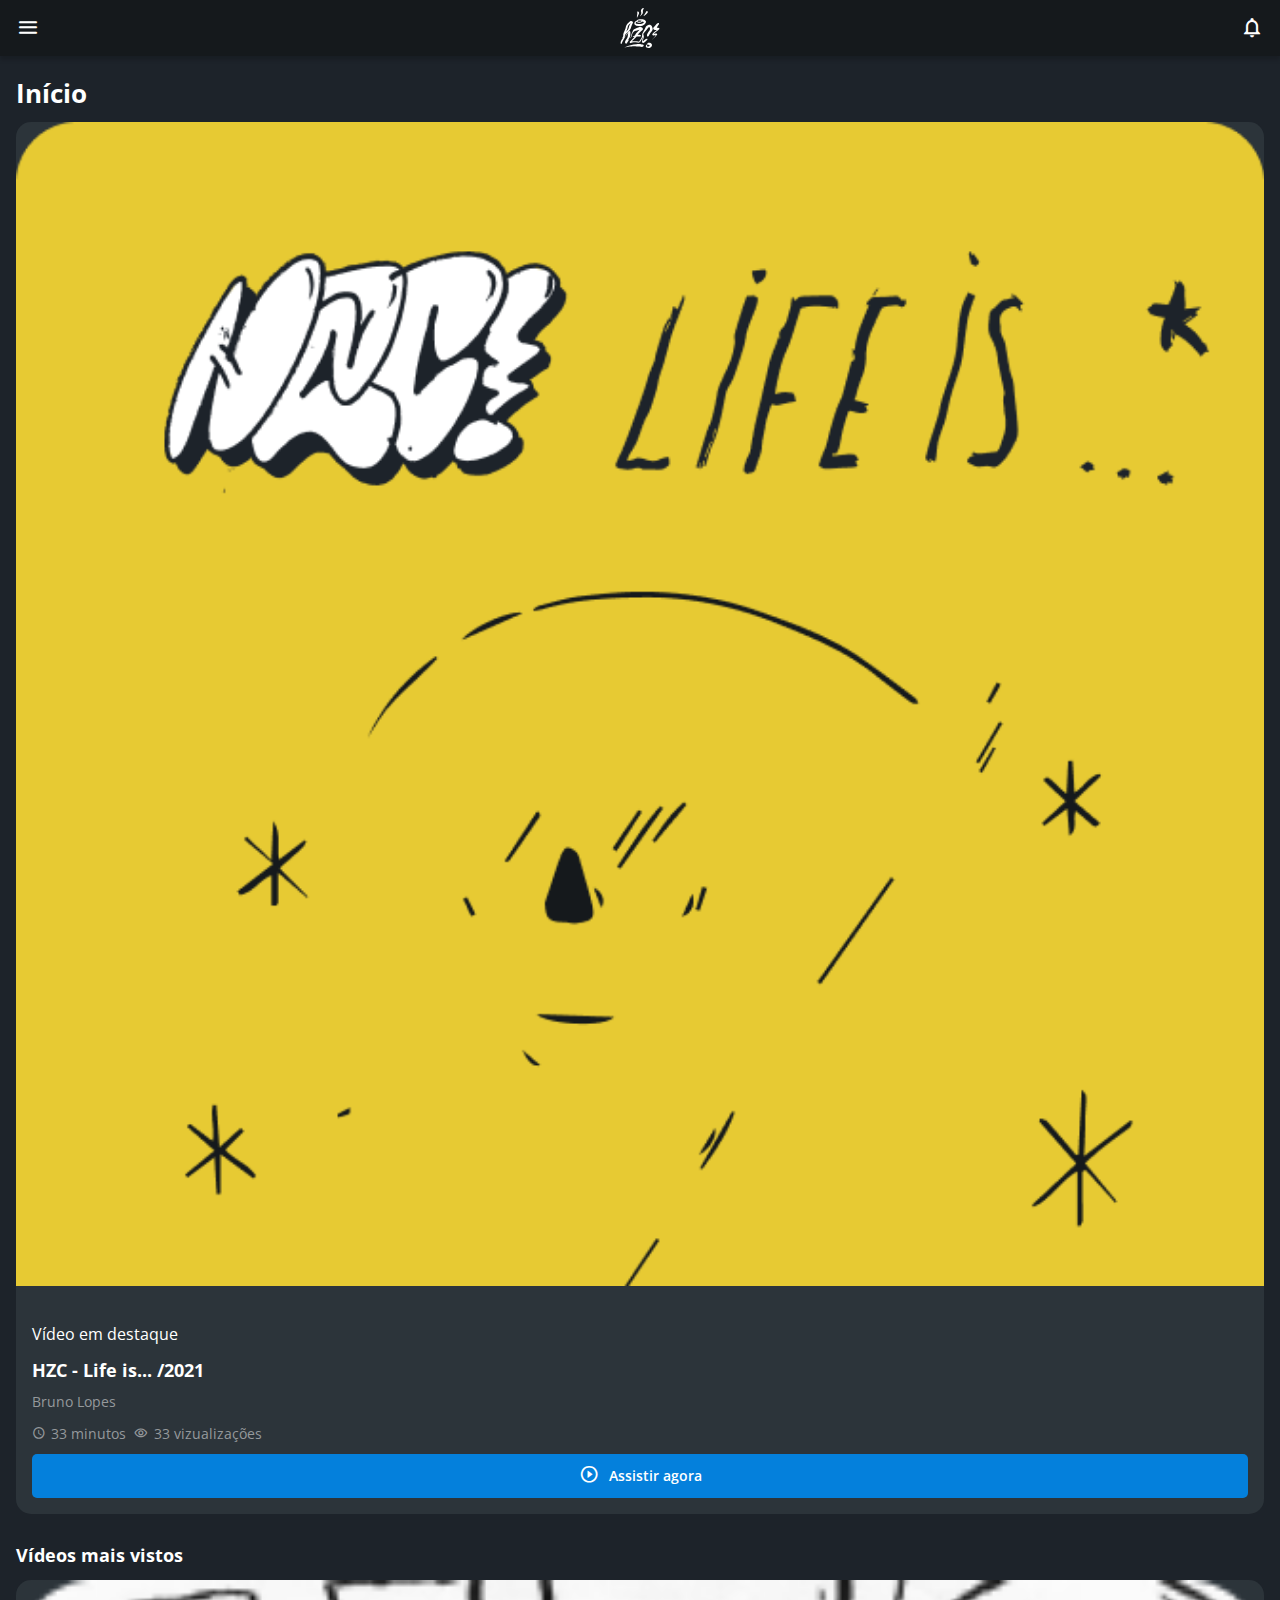
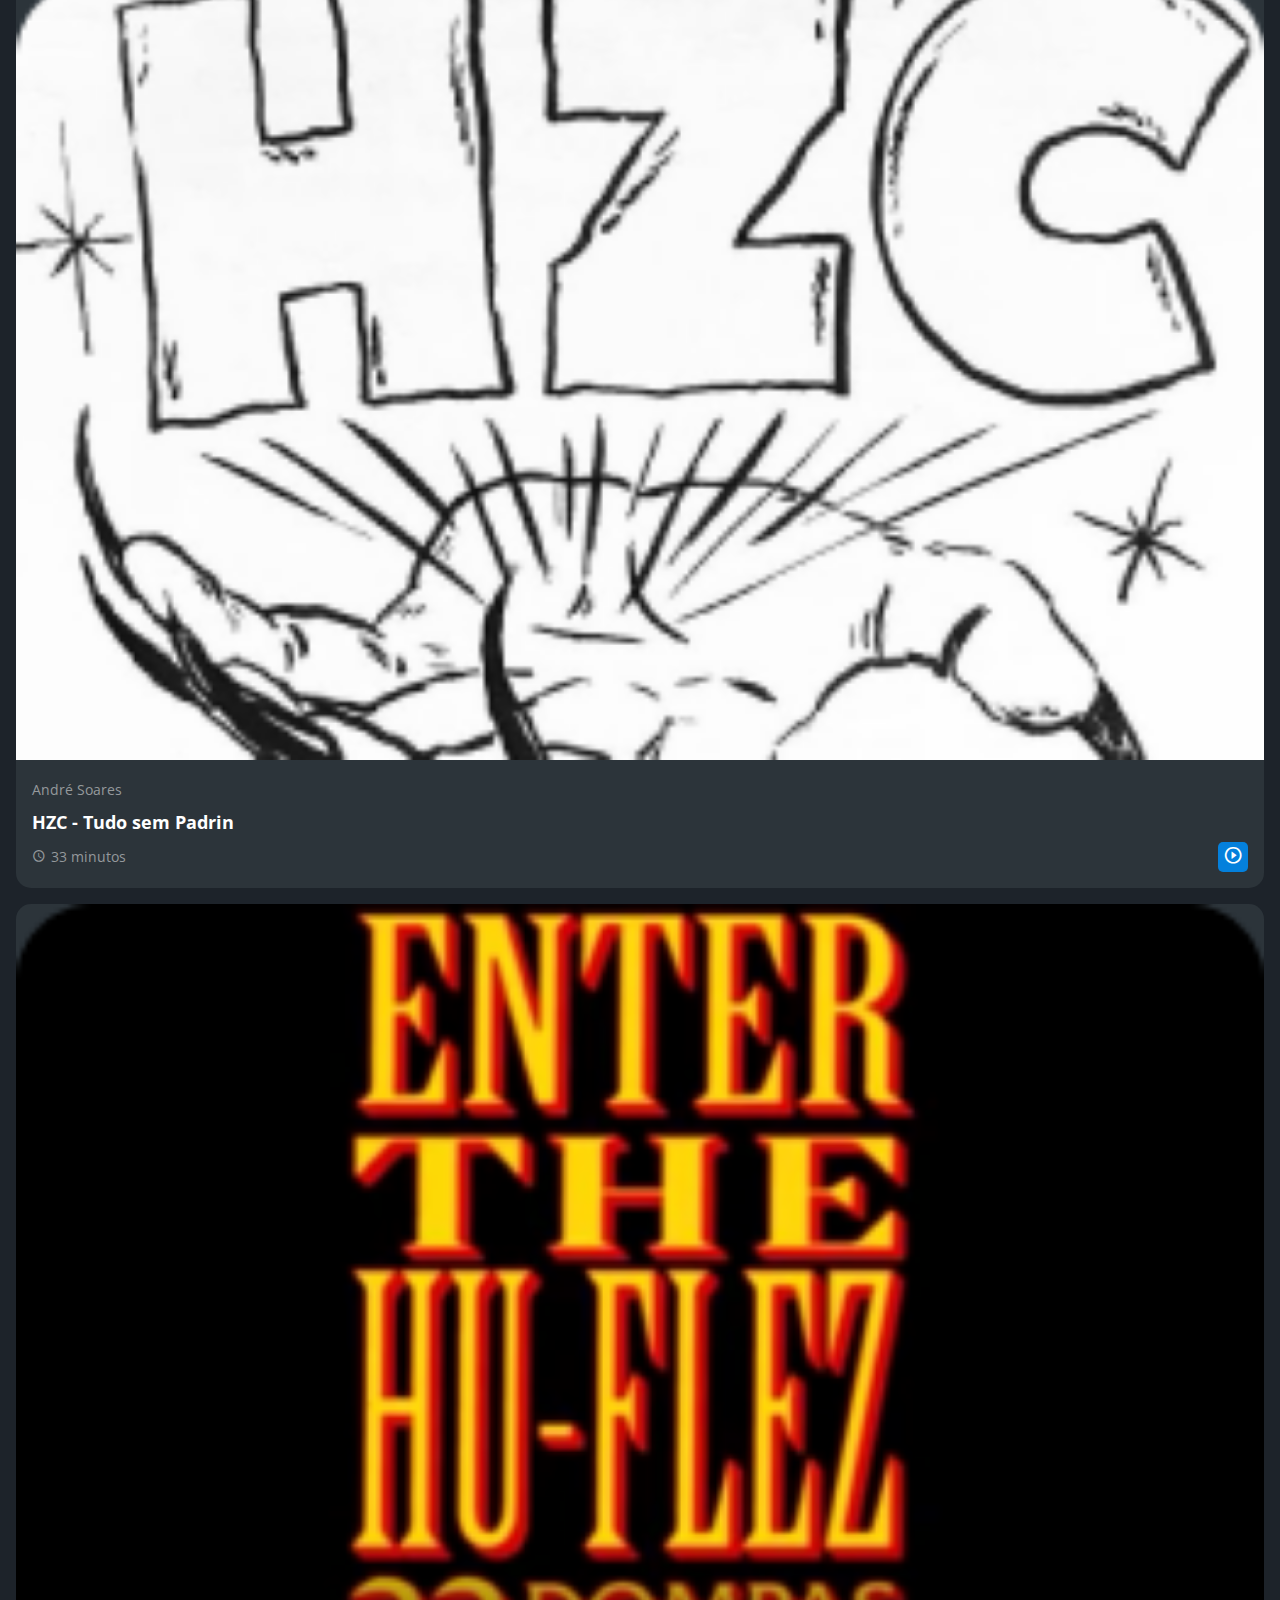
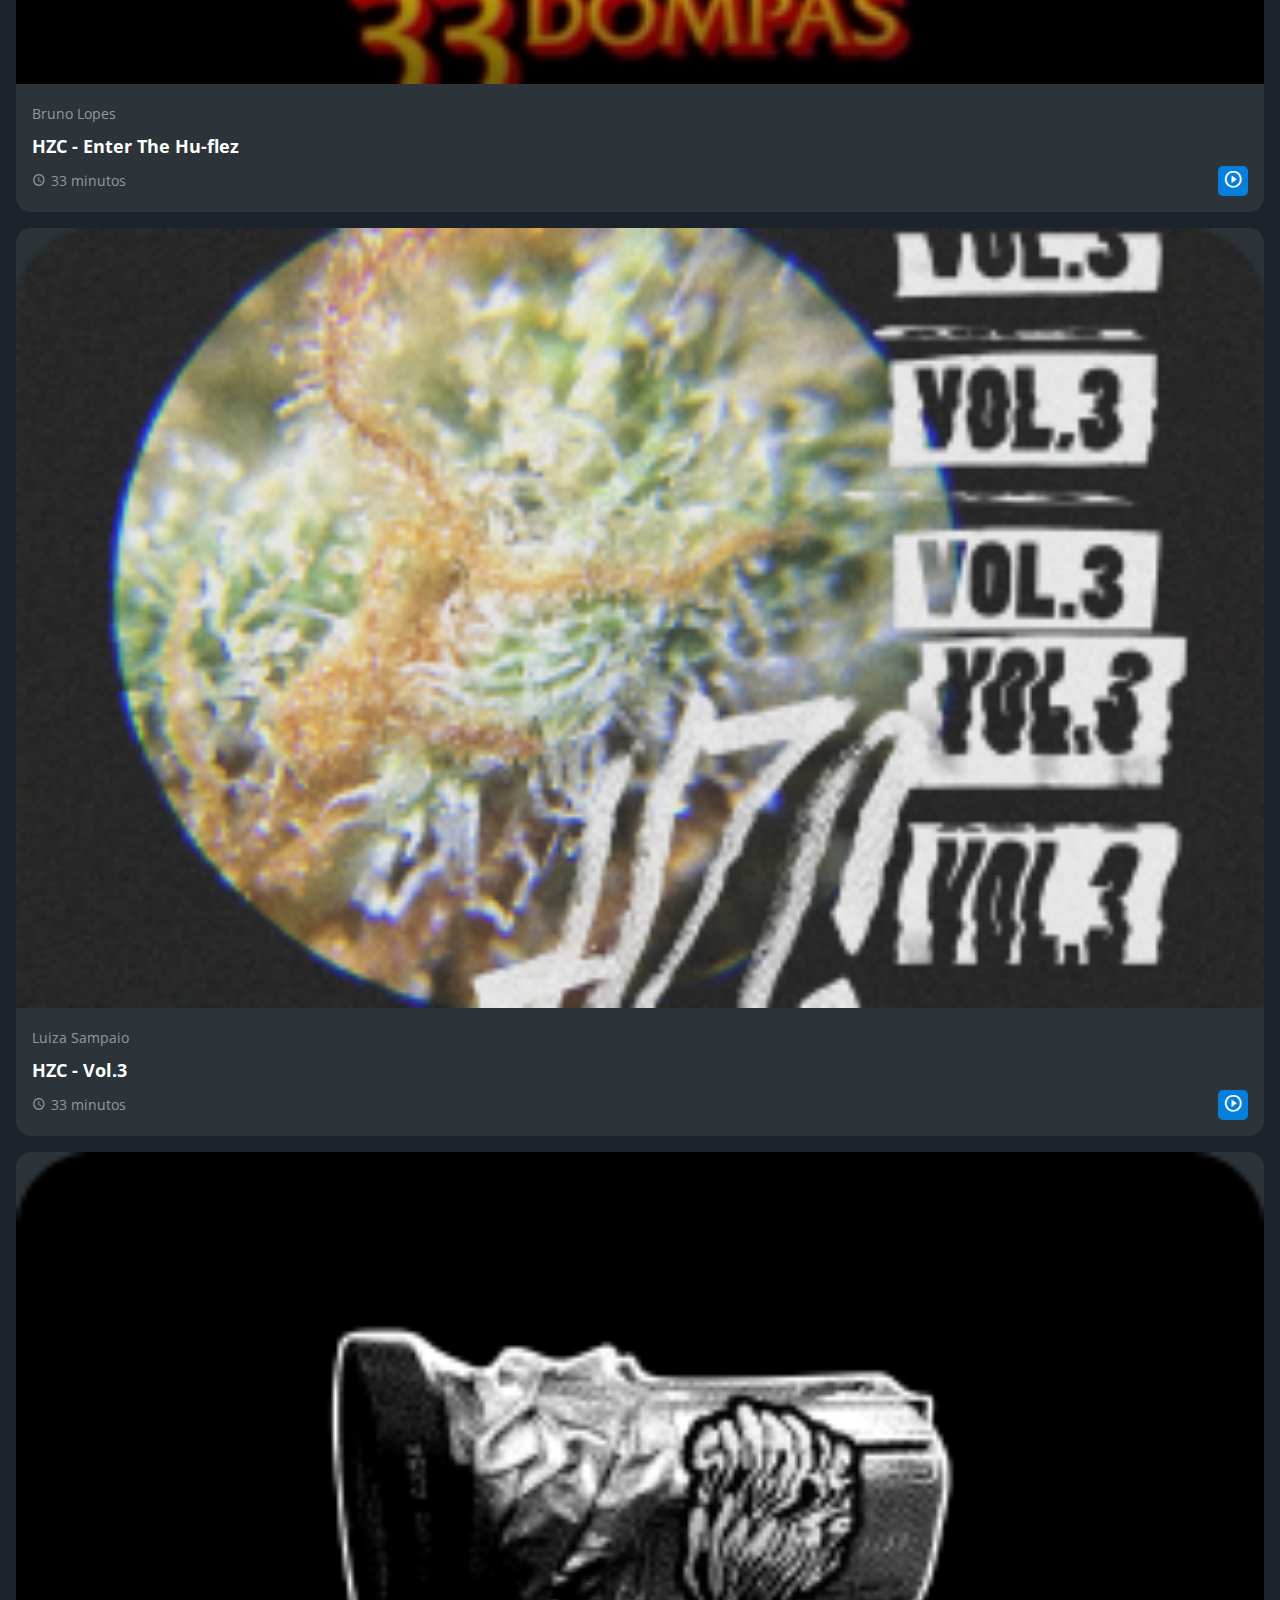
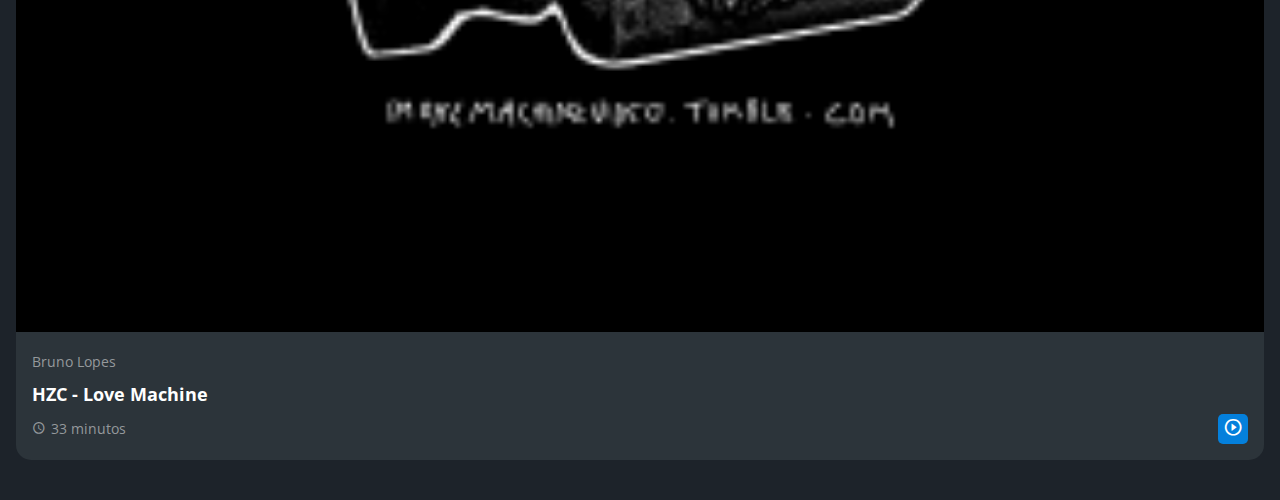
<file: videos.html>
<!DOCTYPE html>
<html lang="pt-br">
<head>
    <meta charset="UTF-8">
    <meta http-equiv="X-UA-Compatible" content="IE=edge">
    <meta name="viewport" content="width=device-width, initial-scale=1.0">
    <title>HZC | HOME</title>
    <link rel="preconnect" href="https://fonts.googleapis.com">
    <link rel="preconnect" href="https://fonts.gstatic.com" crossorigin>
    <link rel="stylesheet" href="https://fonts.googleapis.com/css2?family=Open+Sans:wght@400;600;700&display=swap">
    <link rel="stylesheet" href="assets/css/reset.css">
    <link rel="stylesheet" href="assets/css/base.css">
    <link rel="stylesheet" href="assets/css/cabecalho.css">
    <link rel="stylesheet" href="assets/css/menu.css">
    <link rel="stylesheet" href="assets/css/index.css">
    
</head>
<body >
    <header class="cabecalho">
        <button class="cabecalho__menu" aria-label="Menu"><i></i></button>
        <img src="assets/img/logo.svg" alt="Logo da HZC" class="cabecalho__logo">
        <p class="cabecalho__perfil">Bruno Lopez</p>
        <button class="cabecalho__notificacao" aria-label="Notificação"><i></i></button>
    </header>
    <nav class="menu-lateral">
        <img src="assets/img/logo.svg" alt="Logo da HZC" class="menu-lateral__logo">
        <a href="index.html" class="menu-lateral__link menu-lateral__link--inicio ">Início</a>
        <a href="videos.html" class="menu-lateral__link menu-lateral__link--videos menu-lateral__link--ativo">Vídeos</a>
        <a href="picos.html" class="menu-lateral__link menu-lateral__link--picos">Picos</a>
        <a href="#" class="menu-lateral__link menu-lateral__link--integrantes">Integrantes</a>
        <a href="#" class="menu-lateral__link menu-lateral__link--camisas">Camisas</a>
        <a href="#" class="menu-lateral__link menu-lateral__link--pinturas">Pinturas</a>
    </nav>
    <main class="principal">
        <h2 class="texto_tituloSessaoDestaque titulo-pagina">Início</h2>
        <article class="cartao sessao videos-destaque">
                <img class="banner__destaque-mobile" src="assets/img/banner-mobile_1.png" alt="">
                <img class="banner__destaque-desktop" src="assets/img/banner_1.png" alt="">
                <div class="cartao__descricao" >
                    <p class="texto__destaque cartao__principal">Vídeo em destaque</p>
                    <h3 class=" texto__tituloCartao cartao__titulo">HZC - Life is... /2021</h3>
                    <p class="texto__info cartao__autor ">Bruno Lopes</p>
                    <p class="texto__info minutos">33 minutos</p>
                    <p class="texto__info visualizacao">33 vizualizações</p>
                    <a href="videoDestaque.html" class="botao__destaque"> <i class=" play"></i> <p class="texto__botao">Assistir agora</p></a>
                </div>
        </article>
        <article class="cartao cartaoLateral videos-recentes">
            <h3 class="texto__tituloCartao">Vídeos recentes</h3>
            <a class="texto__link cartaoLateral__link" href="#">Ver todos</a>
            <ul class="cartaoLateral__lista">
                <div class="cartaoLateral__lista__itens">
                    <img class="cartaoLateral__lista__img" src="assets/img/miniatura_1.png" alt="">
                    <h4 class="texto__tituloMiniatura">HZC - Love Machine</h4>
                    <p class="texto__info">Júlia Fonseca</p>
                </div>
                <div class="cartaoLateral__lista__itens">
                    <img class="cartaoLateral__lista__img" src="assets/img/miniatura_2.png" alt="">
                    <h4 class="texto__tituloMiniatura">HZC - Vol. 3</h4>
                    <p class="texto__info">Júlia Fonseca</p>
                </div>
                <div class="cartaoLateral__lista__itens">
                    <img class="cartaoLateral__lista__img" src="assets/img/miniatura_3.png" alt="">
                    <h4 class="texto__tituloMiniatura">HZC - Pescaria na Urca</h4>
                    <p class="texto__info">Júlia Fonseca</p>
                </div>
                <div class="cartaoLateral__lista__itens">
                    <img class="cartaoLateral__lista__img" src="assets/img/miniatura_4.png" alt="">
                    <h4 class="texto__tituloMiniatura">Vidalocagi - Guerreiros do Asfalto</h4>
                    <p class="texto__info">Júlia Fonseca</p>
                </div>
                <div class="cartaoLateral__lista__itens">
                    <img class="cartaoLateral__lista__img" src="assets/img/miniatura_5.png" alt="">
                    <h4 class="texto__tituloMiniatura">Vidalocagi - Não importa o nível</h4>
                    <p class="texto__info">Júlia Fonseca</p>
                </div>
            </ul>
        </article>
        <section class="sessao videos-mais-vistos">
            <h2 class="texto_tituloSessao ">Vídeos mais vistos</h2>
            <article class="cartao">
                <img src="assets/img/video_1.png" alt="">
                <div class="cartao__descricao" >
                    <p class="texto__info cartao__autor ">André Soares</p>
                    <h3 class=" texto__tituloCartao cartao__titulo">HZC - Tudo sem Padrin</h3>
                    <p class="texto__info minutos">33 minutos</p>
                    <a href="#"class="botao__simples play"></a>
                </div>
            </article>
            <article class="cartao">
                <img src="assets/img/video_2.png" alt="">
                <div class="cartao__descricao" >
                    <p class="texto__info cartao__autor ">Bruno Lopes</p>
                    <h3 class=" texto__tituloCartao cartao__titulo">HZC - Enter The Hu-flez
                    </h3>
                    <p class="texto__info minutos">33 minutos</p>
                    <a href="#"class="botao__simples play"></a>
                </div>
            </article>
            <article class="cartao">
                <img src="assets/img/video_3.png" alt="">
                <div class="cartao__descricao" >
                    <p class="texto__info cartao__autor ">Luiza Sampaio</p>
                    <h3 class=" texto__tituloCartao cartao__titulo">HZC - Vol.3</h3>
                    <p class="texto__info minutos">33 minutos</p>
                    <a href="#"class="botao__simples play"></a>
                </div>
            </article>
            <article class="cartao">
                <img src="assets/img/video_4.png" alt="">
                <div class="cartao__descricao" >
                    <p class="texto__info cartao__autor ">Bruno Lopes</p>
                    <h3 class=" texto__tituloCartao cartao__titulo">HZC - Love Machine</h3>
                    <p class="texto__info minutos">33 minutos</p>
                    <a href="#"class="botao__simples play"></a>
                </div>
            </article>
        </section>
    </main>
    <script src="index.js"></script>
</body>
</html>
</file>
<file: assets/css/estilos.css>
@font-face {
    font-family: 'icones';
    src: url(../font/icones.ttf);
}

body {
    background-color: #1D232A;
    font-family: 'Open Sans', 'icones', sans-serif;
    color: #FFFFFF;
}

@media screen and (min-width: 1440px) {
    body {
        display: grid;
        grid-template-columns: auto 1fr;
    }
}

.cabecalho {
    display: flex;
    justify-content: space-between;
    align-items: center;
    background-color: #15191C;
    padding: 8px 16px;
    box-shadow: 0px 4px 4px rgba(0, 0, 0, 0.16);
}

.cabecalho__menu i::before {
    content: "\e904";
    font-size: 24px;
}

.cabecalho__notificacao i::before {
    content: "\e906";
    font-size: 24px;
}

.cabecalho__logo {
    width: 40px;
}

.cabecalho__perfil {
    display: none;
}

@media screen and (min-width: 1440px) {
    .cabecalho {
        background-color: #1D232A;
        display: grid;
        column-gap: 32px;
        grid-template-columns: 1fr auto;
        padding: 16px 60px;
        height: 80px;
        box-sizing: border-box;
        grid-column: 2;
    }

    .cabecalho__menu {
        display: none;
    }

    .cabecalho__logo {
        display: none;
    }

    .cabecalho__perfil {
        display: grid;
        grid-template-columns: repeat(3, auto);
        column-gap: 8px;
        align-items: center;
        justify-self: flex-end;
        color: #95999C;
        padding: 8px 32px;
        border-right: 1px solid #95999C;
    }

    .cabecalho__perfil::before {
        content: "";
        display: block;
        width: 32px;
        height: 32px;
        background-image: url(../img/profile_2.png);
        background-size: contain;
        background-repeat: no-repeat;
        background-position: center;
    }

    .cabecalho__perfil::after {
        content: "\e90d";
        color: #FFFFFF;
        font-size: 1.5rem;
    }
}

.menu-lateral {
    display: flex;
    flex-direction: column;
    background-color: #15191C;
    width: 75vw;
    height: 100vh;

    position: absolute;
    left: -100vw;
    transition: .25s;
}

.menu-lateral--ativo {
    left: 0;
    transition: .25s;
}

.menu-lateral__logo {
    width: 118px;
    align-self: center;
    padding: 16px;
}

.menu-lateral__link {
    height: 64px;
    color: #95999C;
    padding-left: 64px;
    display: flex;
    align-items: center;
}

.menu-lateral__link--ativo {
    color: #FFFFFF;
    padding-left: 56px;
    border-left: 8px solid #FFFFFF;
}

.menu-lateral__link::before {
    content: "\e900";
    width: 24px;
    height: 24px;
    font-size: 24px;
    position: absolute;
    left: 24px;
}

.menu-lateral__link--inicio::before {
    content: "\e902";
}

.menu-lateral__link--videos::before {
    content: "\e90e";
}

.menu-lateral__link--picos::before {
    content: "\e909";
}

.menu-lateral__link--integrantes::before {
    content: "\e903";
}

.menu-lateral__link--camisas::before {
    content: "\e900";
}

.menu-lateral__link--pinturas::before {
    content: "\e90a";
}

@media screen and (min-width: 1440px) {
    .menu-lateral {
        position: static;
        width: 200px;
        grid-column: 1;
        grid-row: 1 / span 2;
    }
}

.principal {
    padding: 24px 16px;
    display: grid;
    gap: 16px;
}

.titulo-pagina {
    font-size: 1.5rem;
    font-weight: 700;
}

.titulo-secao {
    font-size: 1.2rem;
    font-weight: 700;
}

@media screen and (min-width: 1440px) {
    .principal {
        display: grid;
        grid-template-columns: auto 1fr auto;
        grid-template-areas: 
            "titulo-pagina titulo-pagina titulo-pagina"
            "destaque-video destaque-video videos-recentes"
            "secao-videos secao-videos secao-videos"
            "produtos-recentes destaque-produtos destaque-produtos"
            "secao-produtos secao-produtos secao-produtos"       
        ;
        column-gap: 32px;
        padding: 16px 60px;
        grid-column: 2;
    }

    .titulo-secao {
        grid-column: span 4;
    }
}

.cartao {
    width: 100%;
    border-radius: 15px;
    overflow: hidden;
    background-color: #2C343A;
}

.cartao__imagem--desktop {
    display: none;
}

.cartao--destaque {
    margin-bottom: 16px;
}

.cartao__conteudo {
    padding: 16px;
    display: grid;
    grid-template-columns: auto 1fr;
    gap: 8px;
}

.cartao__destaque {
    grid-column: span 2;
}

.cartao__titulo {
    font-size: 1.2rem;
    font-weight: 700;
    grid-column: span 2;
}

.cartao__perfil {
    color: #95999C;
    font-size: 0.9rem;
    grid-column: span 2;
}

.cartao__info {
    display: flex;
    align-items: center;
    color: #95999C;
}

.cartao__info--tempo::before {
    content: "\e90c";
    margin-right: 8px;    
}

.cartao__info--visualizacao::before {
    content: "\e90f";
    margin-right: 8px;    
}

.cartao__botao {
    display: flex;
    justify-content: center;
    align-items: center;
    background-color: #0480DC;
    width: 40px;
    height: 40px;
    border-radius: 10px;
    font-size: 0.9rem;
    justify-self: flex-end;
}

.cartao__botao--play::before {
    content: "\e90b";
    font-size: 24px;
}

.cartao__botao--destaque {
    width: 100%;
    grid-column: span 2;
}

.cartao__botao--destaque::before {
    margin-right: 8px;
}

.cartao--recentes {
    display: none;
}

@media screen and (min-width: 1440px) {
    .cartao--destaque {
        margin-bottom: 0;
    }

    .cartao__imagem--mobile {
        display: none;
    }

    .cartao__imagem--desktop {
        display: block;
    }

    .cartao__botao--destaque {
        grid-column: auto;
        padding: 16px 8px;
    }

    .cartao--recentes {
        display: grid;
        grid-template-columns: auto auto;
        align-items: center;
        row-gap: 24px;
        width: 256px;
        padding: 16px;
        box-sizing: border-box;
        align-self: flex-start;
    }

    .cartao--recentes .cartao__titulo {
        grid-column: auto;
    }

    .cartao__link {
        font-size: 0.8rem;
        font-weight: 600;
        color: #0480DC;
        justify-self: flex-end;
    }
    
    .cartao__lista {
        display: grid;
        row-gap: 16px;
        grid-column: span 2;
    }

    .cartao__item {
        display: grid;
        grid-template-columns: auto 1fr;
        gap: 8px;
    }

    .cartao__item-thumbnail {
        width: 32px;
        grid-row: span 2;
    }

    .cartao__item-titulo {
        font-size: 0.9rem;
        line-height: 1.2rem;
        font-weight: 700;
    }

    .cartao__item-perfil {
        font-size: 0.8rem;
        color: #95999C;
    }
}

.secao {
    display: grid;
    gap: 16px;
}

@media screen and (min-width: 1440px) {
    .secao {
        grid-template-columns: repeat(4, 1fr);
    }

    .destaque-video {
        grid-area: destaque-video;
    }
    
    .videos-recentes {
        grid-area: videos-recentes;
    }
    
    .secao-videos {
        grid-area: secao-videos;
    }
    
    .destaque-produtos {
        grid-area: destaque-produtos;
    }
    
    .produtos-recentes {
        grid-area: produtos-recentes;
    }
    
    .secao-produtos {
        grid-area: secao-produtos;
    }
}
</file>
<file: assets/css/componenetes/cartao.css>
.cartao{
    width: 100%;
    border-radius: 15px;
    background-color: var(--cartão);
    overflow: hidden;
}
.cartao__descricao{
    display: grid;
    grid-template-columns: auto 1fr;
    gap: 8px;  
    padding: 16px;
    align-items: center;
    box-sizing: border-box;
}
.cartao__principal{
    grid-column: span 2;
}
.cartao__titulo{
    grid-column: span 2;
}
.cartao__autor{
    grid-column: span 2;
}
</file>
<file: assets/css/componenetes/texto.css>
.texto_tituloSessaoDestaque{
    font-size: 1.625rem;
    font-weight: 700;
}
.texto_tituloSessao{
    font-size: 1.125rem;
    font-weight: 700;
}
.texto__destaque{
    font-weight: 400;
    font-size: 1rem;
    line-height: 32px; 
    
}
.texto__tituloCartao{
    font-weight: 700;
    font-size: 1.125rem; 
    line-height: 24px;
}
.texto__info{
    font-weight: 400;
    font-size: 0.875rem;
    color: var(--fonte-alternativa);
    line-height: 24px; 
}
.texto__botao{
    font-weight: 600;
    font-size: 0.875rem;
    margin-left: 10px;   
}
.texto__tituloMiniatura{
    line-height: 24px; 
    font-size:  0.875rem;
    font-weight: 700;
}
.texto__link{
    font-weight: 600;
    font-size: 0.875rem;
    color: var(--link);
}
.texto__picos-maisVistos{
    font-weight: 700;
    font-size: 1.625rem;
    line-height: 24px;
}
.texto_videoDestaque{
    font-weight: 600;
    font-size: 2rem;
}
</file>
<file: assets/css/componenetes/icones.css>
.visualizacao::before{
    content: var(--visualização);
    margin-right: 5.33px;
}
.minutos::before{
    content: var(--relogio);
    margin-right: 5.33px;
}
.moeda::before{
    content: var(--moeda);
    margin-right: 5.33px;
}
.play::before{
    content: var(--play);
    font-size: 1.25rem ;
}
.carrinho::before{
    content: var(--carrinho);
    font-size: 1.25rem ;
}
.pico::before{
    content: var(--pico);
}
.perfil{ 
    width: 1.5rem;
    margin-right: 5.33px;
}
@media screen and (min-width: 1440px) {
    .perfil{ 
        width: 48px;
        
    }

}
</file>
<file: assets/css/componenetes/botao.css>
.botao__destaque{
    display: flex;
    flex-direction: row;
    align-items: center;
    justify-content: center;
    width: 100%;
    background-color: var(--botão);
    border-radius: 5px;
    grid-column: span 2;
    padding: 12px 0px;
    box-sizing: border-box;
}
.botao__simples{
    display: flex;
    justify-content: space-around;
    justify-self: end;
    background-color: var(--botão);
    border-radius: 5px; 
    padding: 5px;
}
@media screen and (min-width: 1440px) {
    .botao__destaque{
        grid-column: auto;
        padding: 16px 8px;
    }
}
</file>
<file: assets/css/componenetes/cartaoPico.css>
.cartao__pico{
    width: 100%;
    height: 623px;
    border-radius: 15px;
    background-image: url(../../img/mapa-picos.png);
    background-size: cover;
    background-repeat: no-repeat;
    background-position: top;
}
</file>
<file: assets/css/cabecalho.css>
.cabecalho{
    align-items: center;
    background-color: var(--cabeçalho-mobile);
    box-shadow: var(--sombras);
    display: flex;
    justify-content: space-between;
    padding: 8px 16px;
}
.cabecalho__menu i::before{
    content: var(--menu);
    font-size: 24px;
}
.cabecalho__notificacao i::before{
    content: var(--notificação);
    font-size: 24px;
    color: var(--fonte);
}
.cabecalho__logo{
    width: 40px;
}
.cabecalho__perfil{
        display: none;
    }
@media screen and (min-width: 1440px) {
    .cabecalho{
        background-color: var(--cabeçalho);
        display: grid;
        column-gap: 32px;
        grid-template-columns: 1fr auto; 
        padding: 16px 60px;
        height: 80px;
        box-sizing: border-box;
        grid-column: 2;
    }
    .cabecalho__menu{
        display: none;
    }
    .cabecalho__logo{
        display: none;
    }
    .cabecalho__perfil{
        display: grid;
        grid-template-columns: repeat(3, auto);
        color: var(--fonte);
        column-gap: 8px;
        align-items: center;
        justify-self: flex-end;
        padding: 8px 32px;
        border-right: 1px solid var(--fonte);
    }
    .cabecalho__perfil::before{
        content: "";
        display: block;
        width: 32px;
        height: 32px;
        background-image: url(../img/profile_2.png);
        background-size: contain;
        background-repeat: no-repeat;
        background-position: center;
    }
    .cabecalho__perfil::after{
        content: var(--seta-baixo);
    }
}
</file>
<file: assets/css/menu.css>
.menu-lateral{
    display: flex;
    flex-direction: column;
    background-color: var(--menu_lateral);
    width: 75vw;
    height: 100vh;
    position: absolute;
    left: -100vw;
    transition: .25s;
}
.menu-lateral--ativo{
    left: 0;
    transition: .25s;
}
.menu-lateral__logo{
    width: 118px;
    align-self: center;
    padding: 16px;
}
.menu-lateral__link{
    height: 64px;
    color: var(--fonte-alternativa);
    padding-left: 64px;
    display: flex;
    align-items:center;
}
.menu-lateral__link--ativo{
    color: var(--fonte);
    padding-left: 56px;
    border-left: 8px solid var(--fonte);
}
.menu-lateral__link::before{
    content:var(--inicio) ;
    width: 24px;
    height: 24px;
    font-size: 24px;
    position: absolute;
    left: 24px;
}
.menu-lateral__link--inicio::before{
    content: var(--inicio);
}
.menu-lateral__link--videos::before{
    content: var(--videos);
}
.menu-lateral__link--picos::before{
    content: var(--picos);
}
.menu-lateral__link--integrantes::before{
    content: var(--integrantes);
}
.menu-lateral__link--camisas::before{
    content: var(--camisas);
}
.menu-lateral__link--pinturas::before{
    content: var(--pinturas);
}
@media screen and (min-width: 1440px) {
    .menu-lateral{
        position: static;
        width: 200px;
        grid-column: 1;
        grid-row: 1 / span 2;
    }
}
</file>
<file: assets/css/picosDescricao.css>
.principal__picos{
    display: grid;
    row-gap: 16px;
    margin-bottom: 51px;
}
.bannner_descricaoPico{
    width: 100%;
}
.sessao_decricaoPico{
    display: grid;
    row-gap: 16px;
    margin: 0px 16px;
}
.picoDescricao__info{
    display: flex;
    justify-content: space-between;
    align-items: center;
}
.sessao_decricaoPico-mapa{
    background-image: url(../img/artigo_2.png);
    height: 256px;
    width: 100%;
    border-radius: 15px;
    background-size: cover;
}
.sessao_decricaoPico-imagens{
    width: 100%;
    border-radius: 15px;
    
}
.mais-vistos{
    display: none;
}
.bannner-descricao-desktop{
    display: none;
}
.picos-similares{
    display: none;
}
@media screen and (min-width: 1440px) {
    .principal__picos{
        column-gap: 32px;
        padding: 16px 60px;
        grid-template-columns: 1fr auto;
        grid-template-areas:
        "descricao-pico picos-similares" ;
    }
    .bannner-descricao-mobile{
        display: none;
    }
    .bannner-descricao-desktop{
        display: block;
        border-radius: 15px;
        height: 480px;
    }
    .bannner-descricao{
        grid-area: bannner-descricao;
        display: grid;
    }
    .descricao-pico{
        grid-area: descricao-pico;
        grid-template-columns: 1fr 1fr;
        column-gap: 32px;
    }
    .picos-similares{
        display: grid;
        row-gap: 16px;
        width: 256px;
        grid-area: picos-similares;
        align-self: flex-start;
    }
    .mais-vistos{
        display: block;
    }
    .conteudo-corpo{
        grid-column: span 2;
    }
    .sessao_decricaoPico-imagem{
        max-height: 260px;
    }
}
</file>
<file: assets/css/index.css>
.banner__destaque-desktop{
    display: none;
}
@media screen and (min-width: 1440px) {
    .principal{
        display: grid;
        grid-template-columns: auto 1fr auto;
        column-gap: 32px;
        padding: 16px 60px;
        grid-template-areas: 
        "titulo-pagina      titulo-pagina      titulo-pagina"
        "videos-destaque    videos-destaque    videos-recentes"
        "videos-mais-vistos videos-mais-vistos videos-mais-vistos"
        "novas-artes        arte-destaque      arte-destaque"
        "camisas-recentes   camisas-recentes   camisas-recentes"
        ;
    }
    .banner__destaque-mobile{
        display: none;
    }
    .banner__destaque-desktop{
        display: block;
    }
    .titulo-pagina{
        grid-area: titulo-pagina;
    }
    .videos-destaque{
        grid-area: videos-destaque;
    }
    .videos-recentes{
        grid-area: videos-recentes;
    }
    .videos-mais-vistos{
        grid-area: videos-mais-vistos;
        grid-template-columns: repeat(4, 1fr);
    }
    .novas-artes{
        grid-area: novas-artes;
    }
    .arte-destaque{
        grid-area: arte-destaque;
    }
    .camisas-recentes{
        grid-area: camisas-recentes;
        grid-template-columns: repeat(4, 1fr);
    }
    .camisas-recentes>.texto_tituloSessao{
        grid-column: span 4;        
    }
    .videos-mais-vistos>.texto_tituloSessao{
            grid-column: span 4;
    }
}
</file>
<file: assets/css/base.css>
@import url(_reset.css);
@import url(../../assets/css/componenetes/_botao.css);
@import url(../../assets/css/componenetes/_cartao.css);
@import url(../../assets/css/componenetes/_icones.css);
@import url(../../assets/css/componenetes/_texto.css);
@import url(../../assets/css/componenetes/_sessao.css);
@import url(../../assets/css/componenetes/_cartaoLateral.css);
@import url(../../assets/css/componenetes/_cartaoPico.css);

:root{
    /*CORES*/
    --corpo: #1D232A;
    --cabeçalho: #1D232A;
    --cabeçalho-mobile: #15191C;
    --menu_lateral: #15191C;
    --cartão: #2C343A;
    --fonte: #FFFFFF;
    --fonte-alternativa: #95999C;
    --link: #0480DC;
    --botão: #0480DC;

    /*SOMBRA*/
    --sombras: 0px 4px 4px rgba(0, 0, 0, 0.16);

    /*ICONES*/
    --camisas: "\e900";
    --carrinho: "\e901";
    --inicio: "\e902";
    --integrantes: "\e903";
    --menu: "\e904";
    --moeda: "\e905";
    --notificação: "\e906";
    --pico: "\e908";
    --picos: "\e909";
    --pinturas: "\e90a";
    --play: "\e90b";
    --relogio: "\e90c";
    --seta-baixo: "\e90d";
    --videos: "\e90e";
    --visualização: "\e90f";
}
@font-face {
    font-family: 'icones';
    src: url(../font/icones.ttf);
}
body{
    background-color: var(--corpo);
    font-family: "Open Sans", "icones", sans-serif;
    color: var(--fonte);
}
.principal{
    padding: 24px 16px;
    display: grid;
    gap: 16px;
}
@media screen and (min-width: 1440px) {
    body{
        display: grid;
        grid-template-columns: auto 1fr ;
        grid-template-rows: auto 1fr ;

    }
    .principal{
        display: grid;
        grid-template-columns: auto 1fr auto;
        column-gap: 32px;
        padding: 16px 60px;
        grid-column: 2;  
    }
}
</file>
